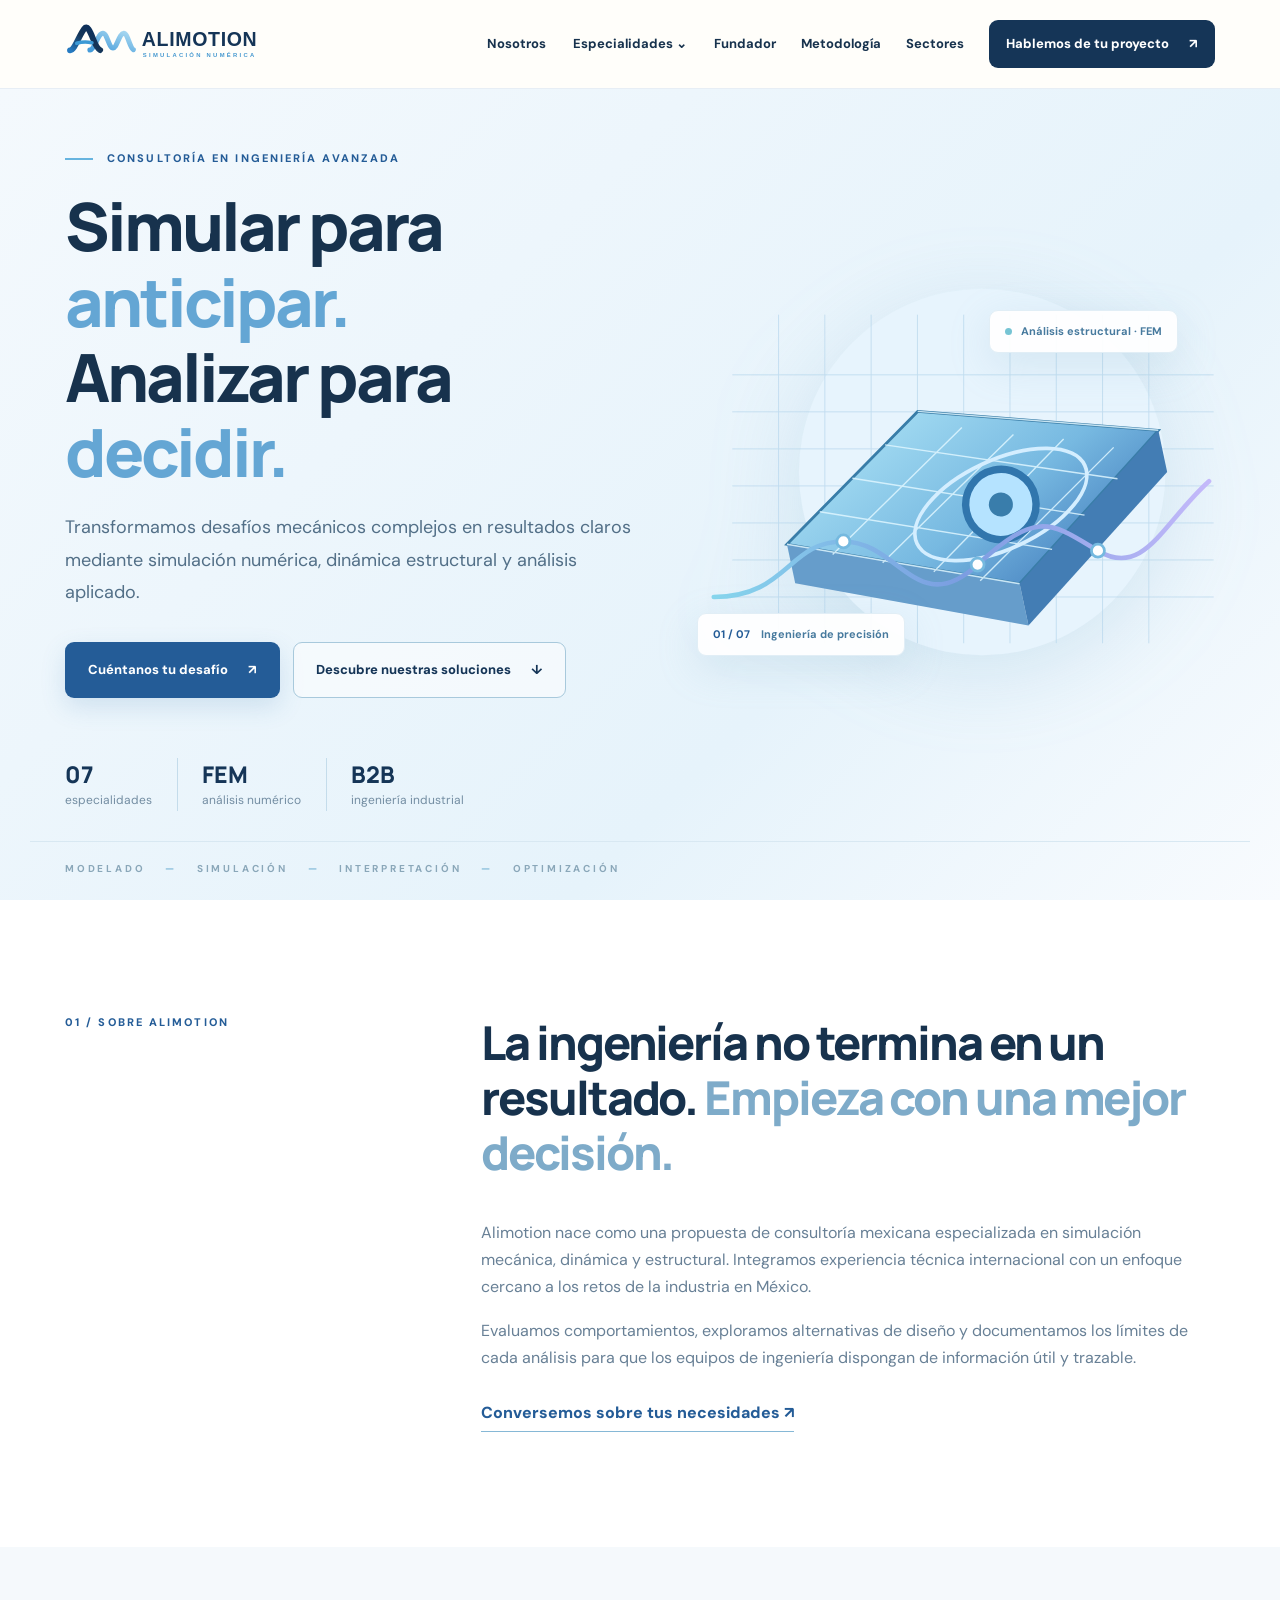
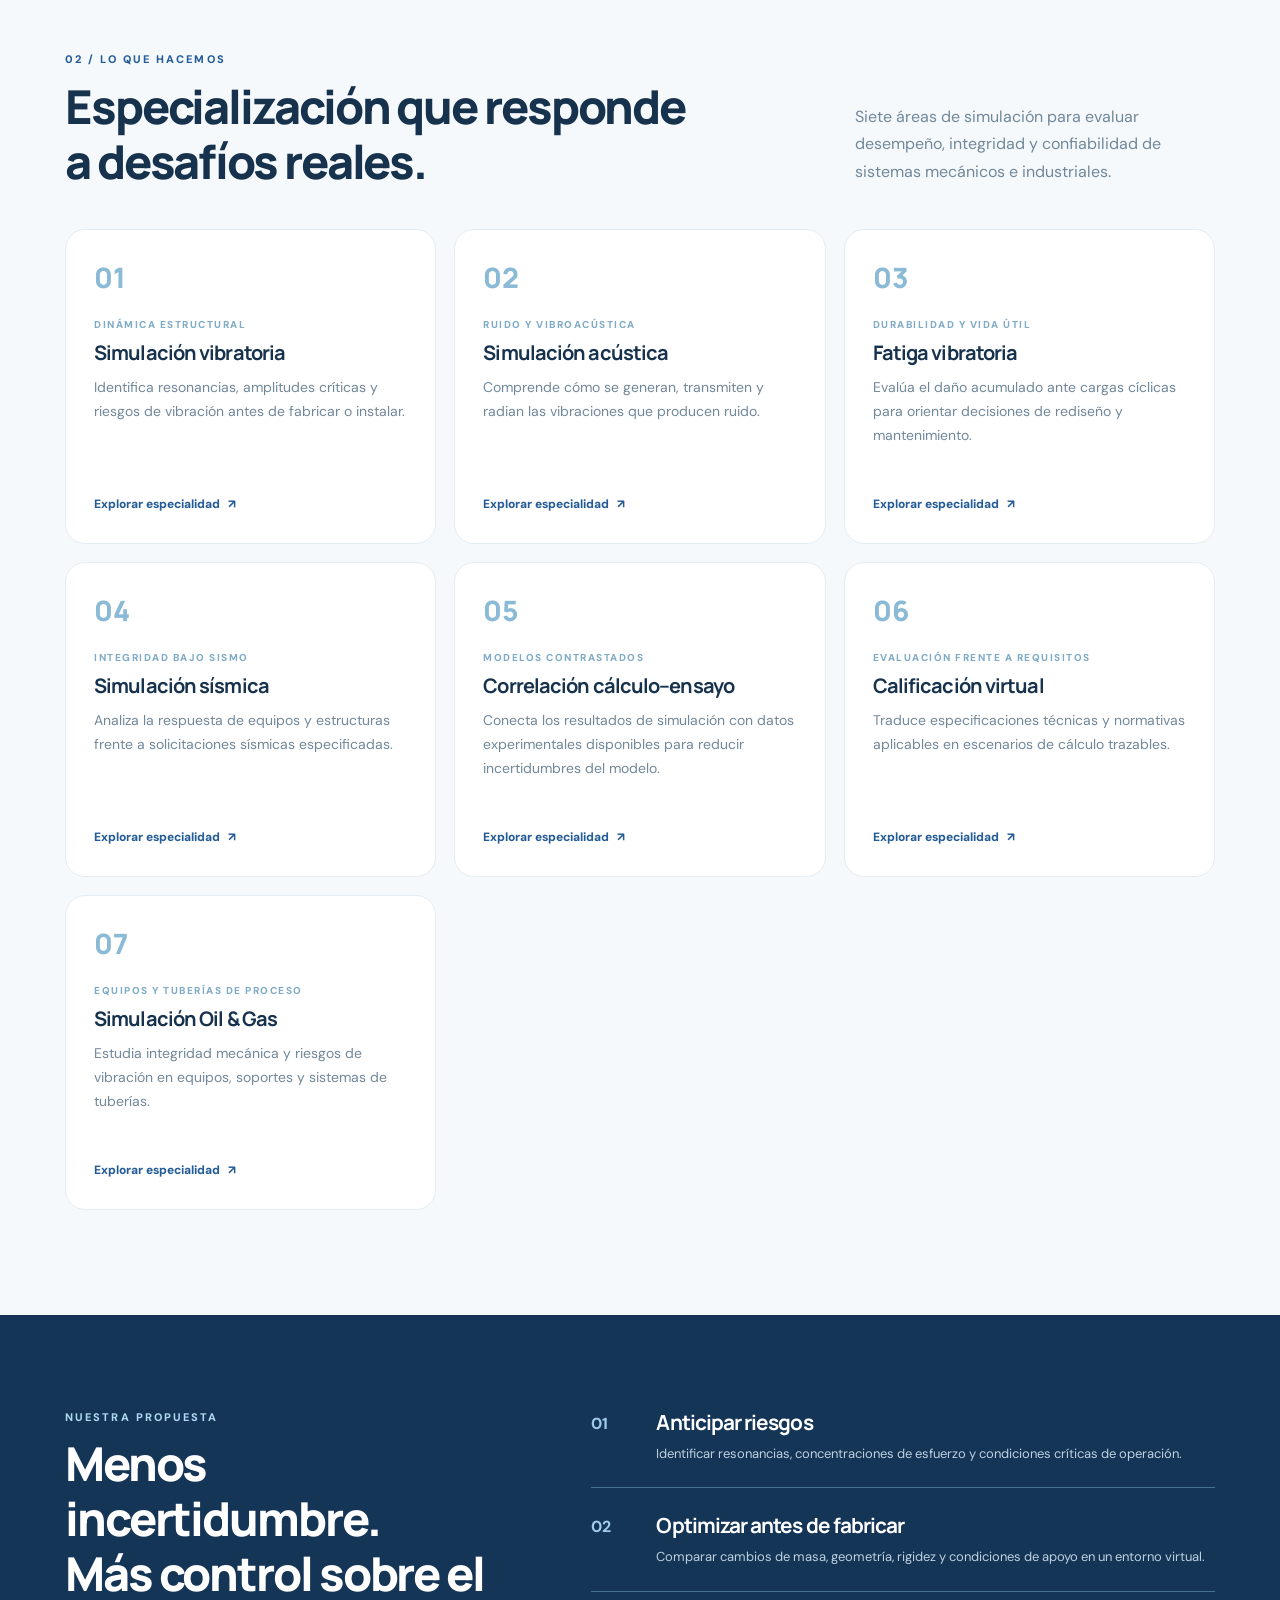
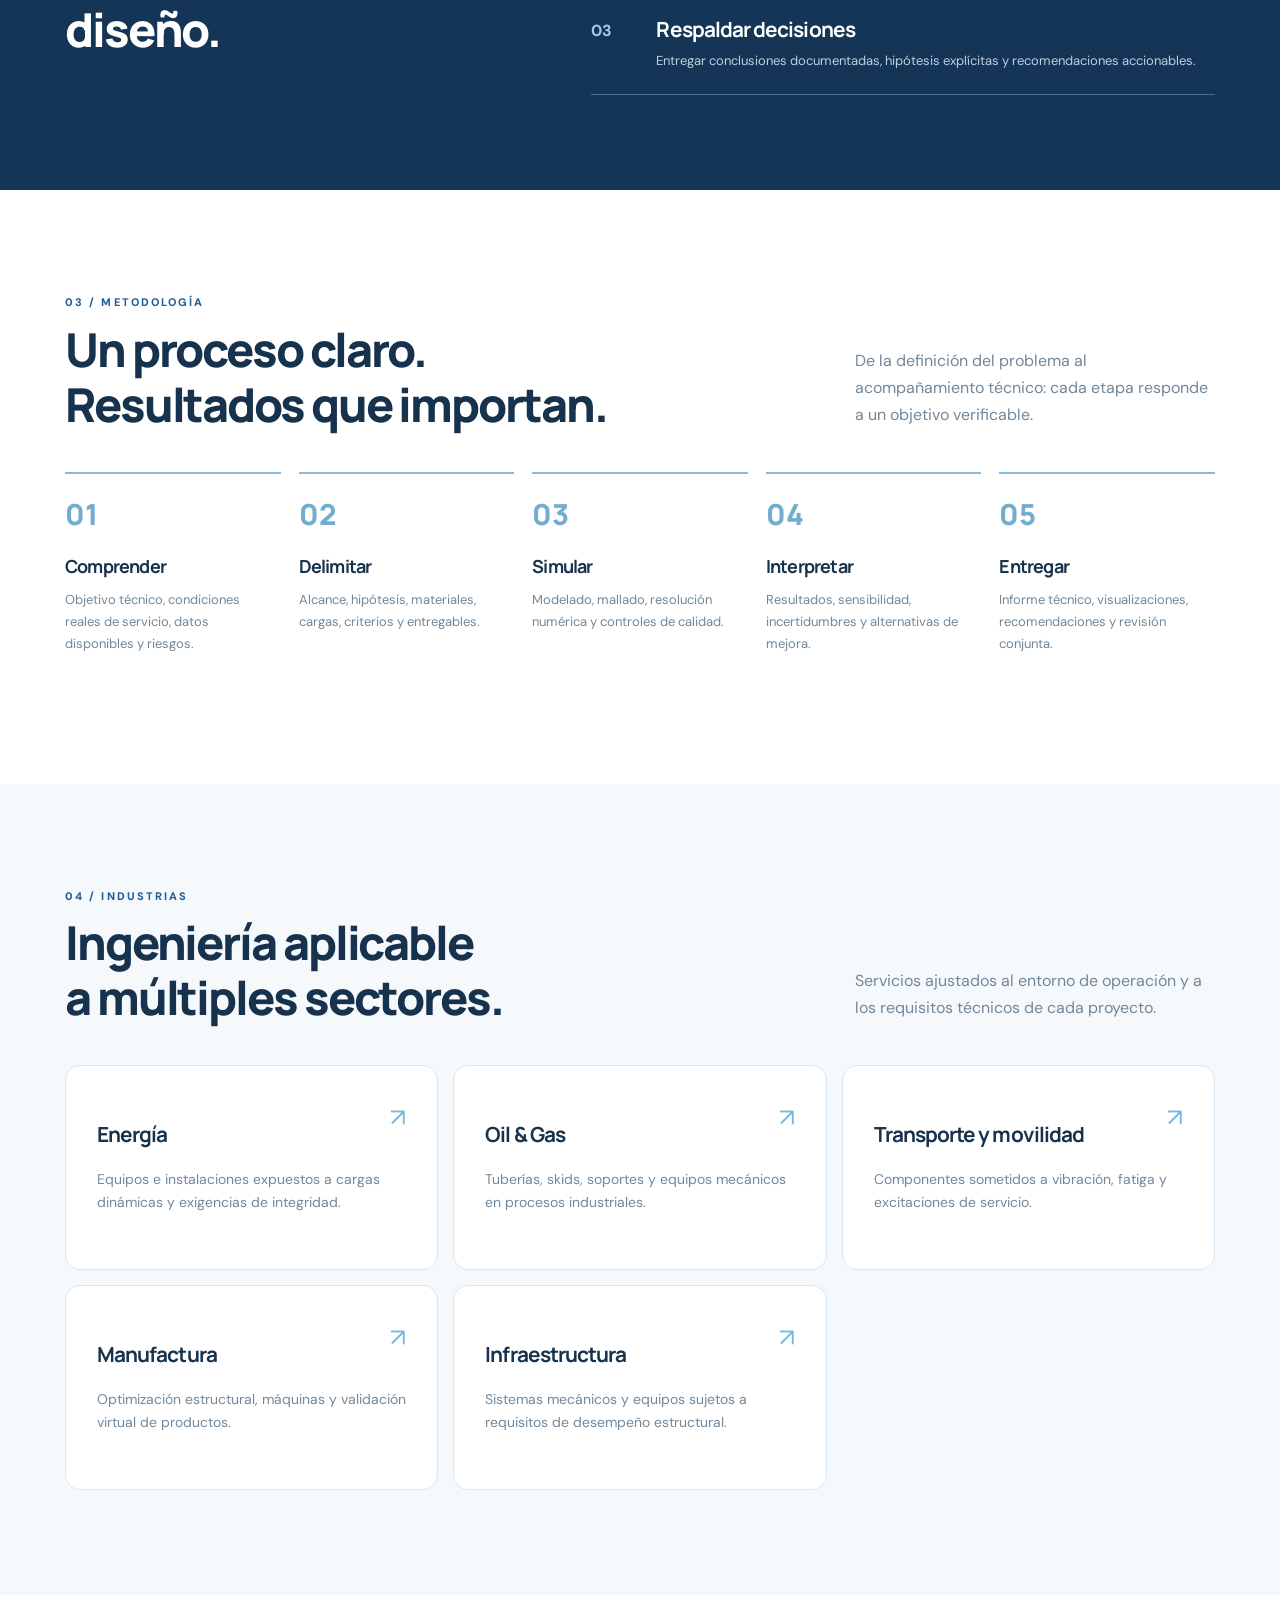
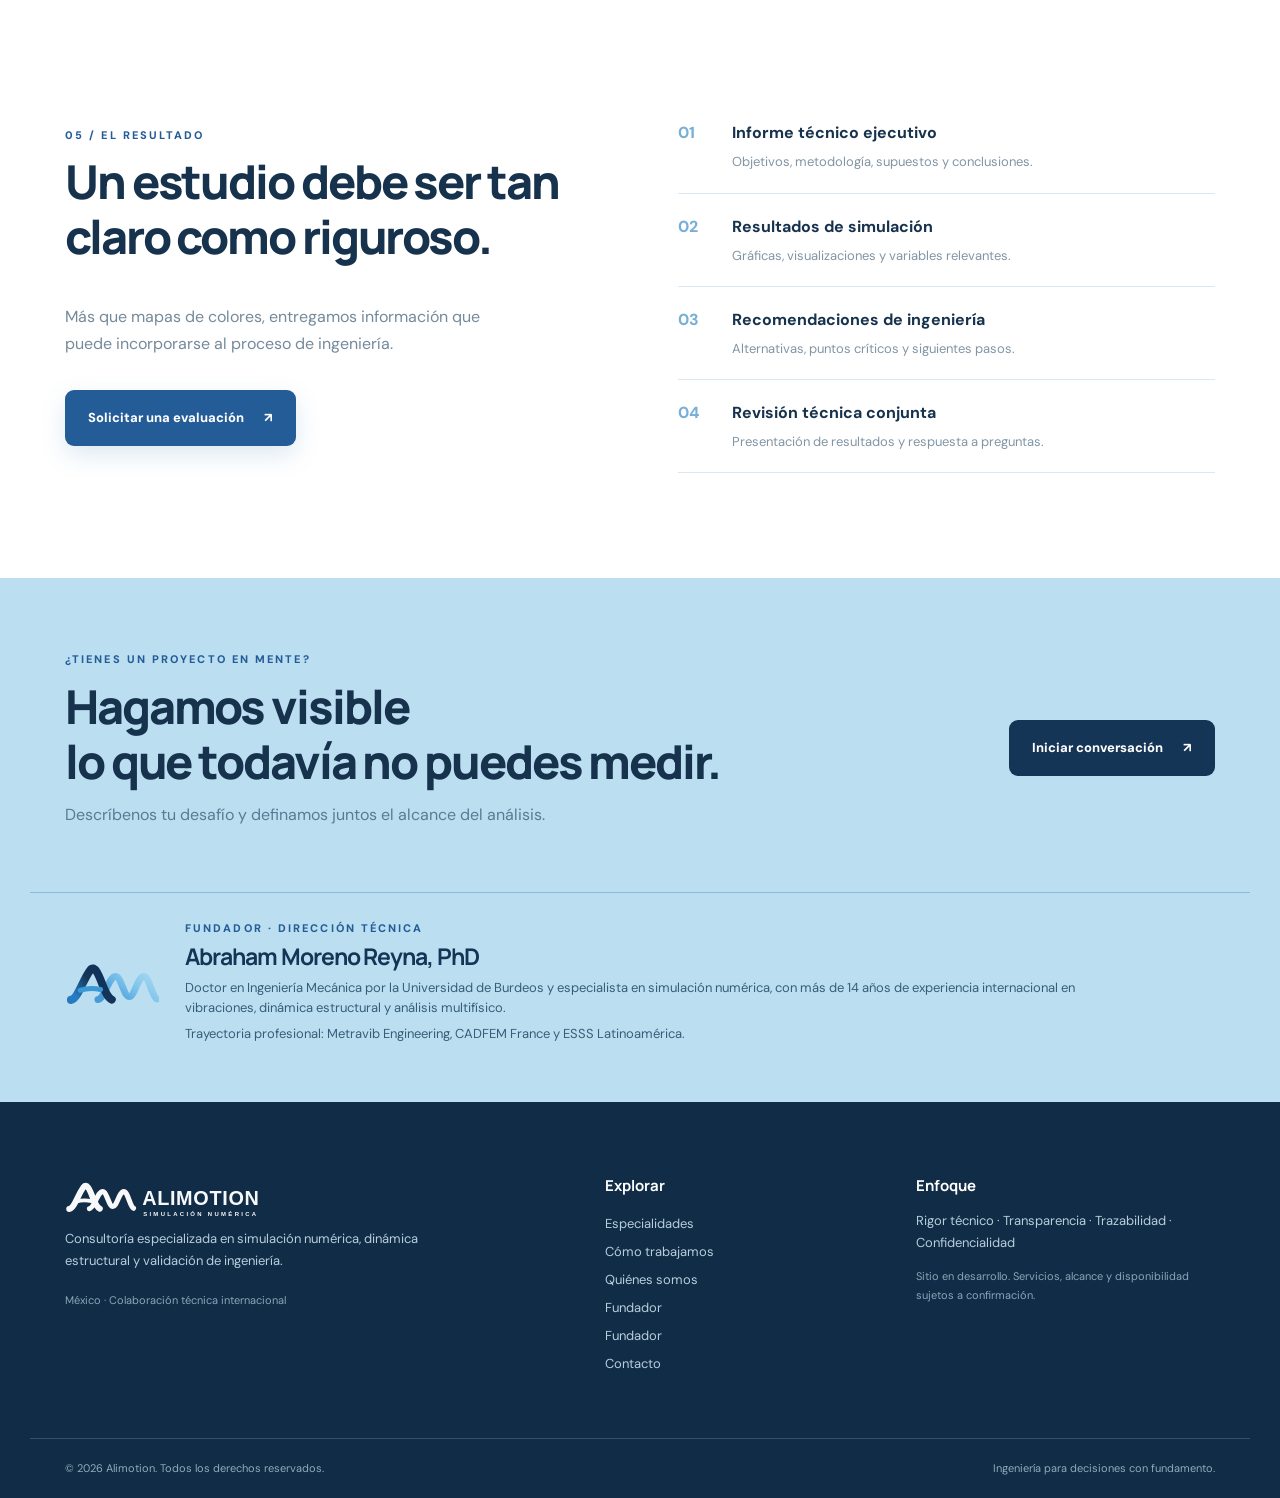
<file: index.html>
<!DOCTYPE html>

<html lang="es"><head><meta charset="utf-8"/><meta content="width=device-width,initial-scale=1" name="viewport"/><meta content="#edf6fb" name="theme-color"/><meta content="Alimotion" name="author"/><link href="assets/favicon.svg" rel="icon" type="image/svg+xml"/><link href="assets/style.css" rel="stylesheet"/><title>Simulación numérica e ingeniería avanzada | Alimotion</title><meta content="Consultoría especializada en simulación vibratoria, acústica, fatiga, sismos, correlación cálculo-ensayo, calificación virtual y Oil &amp; Gas." name="description"/></head><body><a class="skip" href="#main">Saltar al contenido</a><header class="site-header"><div class="shell nav-wrap"><a aria-label="Alimotion, inicio" class="brand" href="index.html"><img alt="Alimotion · Simulación numérica" class="brand-full-logo" height="55" src="assets/alimotion-logo-horizontal.svg" width="250"/></a><button aria-controls="main-nav" aria-expanded="false" aria-label="Abrir menú" class="menu-toggle"><span></span><span></span><span></span></button><nav aria-label="Navegación principal" class="main-nav" id="main-nav"><a href="index.html#nosotros">Nosotros</a><div class="nav-dropdown"><button aria-expanded="false" class="nav-drop-button" type="button">Especialidades <span aria-hidden="true">⌄</span></button><div class="dropdown-panel"><a href="simulation-vibratoire.html">Simulación vibratoria</a><a href="simulation-acoustique.html">Simulación acústica</a><a href="fatigue-vibratoire.html">Fatiga vibratoria</a><a href="simulation-sismique.html">Simulación sísmica</a><a href="correlation-calcul-essai.html">Correlación cálculo–ensayo</a><a href="qualification-virtuelle.html">Calificación virtual</a><a href="simulation-oil-gas.html">Simulación Oil &amp; Gas</a></div></div><a href="index.html#fundador">Fundador</a><a href="index.html#metodologia">Metodología</a><a href="index.html#sectores">Sectores</a><a class="nav-cta" href="contacto.html">Hablemos de tu proyecto <span>↗</span></a></nav></div></header><main id="main"><section class="hero"><div class="shell hero-grid"><div class="hero-copy"><p class="eyebrow"><span class="eyebrow-line"></span> CONSULTORÍA EN INGENIERÍA AVANZADA</p><h1>Simular para <em>anticipar.</em><br/>Analizar para <em>decidir.</em></h1><p class="hero-lede">Transformamos desafíos mecánicos complejos en resultados claros mediante simulación numérica, dinámica estructural y análisis aplicado.</p><div class="hero-actions"><a class="btn btn-primary" href="contacto.html">Cuéntanos tu desafío <span>↗</span></a><a class="btn btn-outline" href="#especialidades">Descubre nuestras soluciones <span>↓</span></a></div><div class="hero-proof"><span><b>07</b> especialidades</span><span><b>FEM</b> análisis numérico</span><span><b>B2B</b> ingeniería industrial</span></div></div><div aria-label="Ilustración abstracta de análisis por elementos finitos" class="hero-art" role="img"><svg viewbox="0 0 600 450" xmlns="http://www.w3.org/2000/svg"><defs><lineargradient id="steel" x1="0" x2="1" y1="0" y2="1"><stop stop-color="#b3e8f8"></stop><stop offset=".55" stop-color="#77b9e1"></stop><stop offset="1" stop-color="#366eb4"></stop></lineargradient><lineargradient id="spectrum" x1="0" x2="1" y1="0" y2="0"><stop stop-color="#87d6ed"></stop><stop offset=".5" stop-color="#7b9de1"></stop><stop offset="1" stop-color="#c4b9fa"></stop></lineargradient></defs><circle cx="320" cy="215" fill="#e7f4fd" r="198"></circle><g opacity=".7" stroke="#b2d4eb" stroke-width="1"><path d="M50 350H570M50 310H570M50 270H570M50 230H570M50 190H570M50 150H570M50 110H570"></path><path d="M100 45V400M150 45V400M200 45V400M250 45V400M300 45V400M350 45V400M400 45V400M450 45V400M500 45V400"></path></g><g transform="translate(65 85) rotate(-12 230 145)"><path d="M35 168L203 57 453 131 272 262Z" fill="url(#steel)" stroke="#397da8" stroke-width="3"></path><path d="M35 168V211L272 308V262Z" fill="#669dcb"></path><path d="M272 262V308L453 177V131Z" fill="#437db4"></path><path d="M35 168L272 262M77 141L314 233M119 113L356 204M161 85L399 173M203 57L453 131M81 189L246 84M132 209L299 103M184 230L351 119M231 250L402 139" opacity=".85" stroke="#dff6ff" stroke-width="1.5"></path><ellipse cx="270" cy="174" fill="none" rx="100" ry="48" stroke="#d4eeff" stroke-width="4" transform="rotate(-13 270 174)"></ellipse><circle cx="270" cy="174" fill="#b5e3ff" r="38" stroke="#3176ad" stroke-width="8"></circle><circle cx="270" cy="174" fill="#397dab" r="13"></circle></g><path d="M30 350C110 350 110 290 170 290S250 375 315 315 395 270 445 300 515 270 565 225" fill="none" stroke="url(#spectrum)" stroke-linecap="round" stroke-width="5"></path><g fill="#fff" stroke="#75b9df" stroke-width="3"><circle cx="170" cy="290" r="7"></circle><circle cx="315" cy="315" r="7"></circle><circle cx="445" cy="300" r="7"></circle></g></svg><div class="art-tag art-tag-top"><span class="pulse-dot"></span> Análisis estructural · FEM</div><div class="art-tag art-tag-bottom"><strong>01 / 07</strong><span> Ingeniería de precisión</span></div></div></div><div class="shell hero-caption">MODELADO <span>—</span> SIMULACIÓN <span>—</span> INTERPRETACIÓN <span>—</span> OPTIMIZACIÓN</div></section>
<section class="statement" id="nosotros"><div class="shell split-intro"><p class="eyebrow">01 / SOBRE ALIMOTION</p><div><h2>La ingeniería no termina en un resultado. <span>Empieza con una mejor decisión.</span></h2><p>Alimotion nace como una propuesta de consultoría mexicana especializada en simulación mecánica, dinámica y estructural. Integramos experiencia técnica internacional con un enfoque cercano a los retos de la industria en México.</p><p>Evaluamos comportamientos, exploramos alternativas de diseño y documentamos los límites de cada análisis para que los equipos de ingeniería dispongan de información útil y trazable.</p><a class="text-link" href="contacto.html">Conversemos sobre tus necesidades ↗</a></div></div></section>
<section class="section services-section" id="especialidades"><div class="shell"><div class="section-heading"><div><p class="eyebrow">02 / LO QUE HACEMOS</p><h2>Especialización que responde<br/> a desafíos reales.</h2></div><p>Siete áreas de simulación para evaluar desempeño, integridad y confiabilidad de sistemas mecánicos e industriales.</p></div><div class="services-grid"><a class="service-card" href="simulation-vibratoire.html"><span class="service-num">01</span><span class="service-label">Dinámica estructural</span><h3>Simulación vibratoria</h3><p>Identifica resonancias, amplitudes críticas y riesgos de vibración antes de fabricar o instalar.</p><span class="service-link">Explorar especialidad <span aria-hidden="true">↗</span></span></a><a class="service-card" href="simulation-acoustique.html"><span class="service-num">02</span><span class="service-label">Ruido y vibroacústica</span><h3>Simulación acústica</h3><p>Comprende cómo se generan, transmiten y radian las vibraciones que producen ruido.</p><span class="service-link">Explorar especialidad <span aria-hidden="true">↗</span></span></a><a class="service-card" href="fatigue-vibratoire.html"><span class="service-num">03</span><span class="service-label">Durabilidad y vida útil</span><h3>Fatiga vibratoria</h3><p>Evalúa el daño acumulado ante cargas cíclicas para orientar decisiones de rediseño y mantenimiento.</p><span class="service-link">Explorar especialidad <span aria-hidden="true">↗</span></span></a><a class="service-card" href="simulation-sismique.html"><span class="service-num">04</span><span class="service-label">Integridad bajo sismo</span><h3>Simulación sísmica</h3><p>Analiza la respuesta de equipos y estructuras frente a solicitaciones sísmicas especificadas.</p><span class="service-link">Explorar especialidad <span aria-hidden="true">↗</span></span></a><a class="service-card" href="correlation-calcul-essai.html"><span class="service-num">05</span><span class="service-label">Modelos contrastados</span><h3>Correlación cálculo–ensayo</h3><p>Conecta los resultados de simulación con datos experimentales disponibles para reducir incertidumbres del modelo.</p><span class="service-link">Explorar especialidad <span aria-hidden="true">↗</span></span></a><a class="service-card" href="qualification-virtuelle.html"><span class="service-num">06</span><span class="service-label">Evaluación frente a requisitos</span><h3>Calificación virtual</h3><p>Traduce especificaciones técnicas y normativas aplicables en escenarios de cálculo trazables.</p><span class="service-link">Explorar especialidad <span aria-hidden="true">↗</span></span></a><a class="service-card" href="simulation-oil-gas.html"><span class="service-num">07</span><span class="service-label">Equipos y tuberías de proceso</span><h3>Simulación Oil &amp; Gas</h3><p>Estudia integridad mecánica y riesgos de vibración en equipos, soportes y sistemas de tuberías.</p><span class="service-link">Explorar especialidad <span aria-hidden="true">↗</span></span></a></div></div></section>
<section class="feature-band"><div class="shell feature-grid"><div><p class="eyebrow">NUESTRA PROPUESTA</p><h2>Menos incertidumbre.<br/>Más control sobre el diseño.</h2></div><div class="feature-items"><div><strong>01</strong><h3>Anticipar riesgos</h3><p>Identificar resonancias, concentraciones de esfuerzo y condiciones críticas de operación.</p></div><div><strong>02</strong><h3>Optimizar antes de fabricar</h3><p>Comparar cambios de masa, geometría, rigidez y condiciones de apoyo en un entorno virtual.</p></div><div><strong>03</strong><h3>Respaldar decisiones</h3><p>Entregar conclusiones documentadas, hipótesis explícitas y recomendaciones accionables.</p></div></div></div></section>
<section class="section process" id="metodologia"><div class="shell"><div class="section-heading"><div><p class="eyebrow">03 / METODOLOGÍA</p><h2>Un proceso claro.<br/>Resultados que importan.</h2></div><p>De la definición del problema al acompañamiento técnico: cada etapa responde a un objetivo verificable.</p></div><div class="steps"><div><b>01</b><h3>Comprender</h3><p>Objetivo técnico, condiciones reales de servicio, datos disponibles y riesgos.</p></div><div><b>02</b><h3>Delimitar</h3><p>Alcance, hipótesis, materiales, cargas, criterios y entregables.</p></div><div><b>03</b><h3>Simular</h3><p>Modelado, mallado, resolución numérica y controles de calidad.</p></div><div><b>04</b><h3>Interpretar</h3><p>Resultados, sensibilidad, incertidumbres y alternativas de mejora.</p></div><div><b>05</b><h3>Entregar</h3><p>Informe técnico, visualizaciones, recomendaciones y revisión conjunta.</p></div></div></div></section>
<section class="section sectors" id="sectores"><div class="shell"><div class="section-heading"><div><p class="eyebrow">04 / INDUSTRIAS</p><h2>Ingeniería aplicable<br/> a múltiples sectores.</h2></div><p>Servicios ajustados al entorno de operación y a los requisitos técnicos de cada proyecto.</p></div><div class="sector-grid"><div><span>↗</span><h3>Energía</h3><p>Equipos e instalaciones expuestos a cargas dinámicas y exigencias de integridad.</p></div><div><span>↗</span><h3>Oil &amp; Gas</h3><p>Tuberías, skids, soportes y equipos mecánicos en procesos industriales.</p></div><div><span>↗</span><h3>Transporte y movilidad</h3><p>Componentes sometidos a vibración, fatiga y excitaciones de servicio.</p></div><div><span>↗</span><h3>Manufactura</h3><p>Optimización estructural, máquinas y validación virtual de productos.</p></div><div><span>↗</span><h3>Infraestructura</h3><p>Sistemas mecánicos y equipos sujetos a requisitos de desempeño estructural.</p></div></div></div></section>
<section class="section deliverables"><div class="shell deliver-grid"><div><p class="eyebrow">05 / EL RESULTADO</p><h2>Un estudio debe ser tan claro como riguroso.</h2><p>Más que mapas de colores, entregamos información que puede incorporarse al proceso de ingeniería.</p><a class="btn btn-primary" href="contacto.html">Solicitar una evaluación <span>↗</span></a></div><div class="deliver-list"><div><span>01</span><strong>Informe técnico ejecutivo</strong><p>Objetivos, metodología, supuestos y conclusiones.</p></div><div><span>02</span><strong>Resultados de simulación</strong><p>Gráficas, visualizaciones y variables relevantes.</p></div><div><span>03</span><strong>Recomendaciones de ingeniería</strong><p>Alternativas, puntos críticos y siguientes pasos.</p></div><div><span>04</span><strong>Revisión técnica conjunta</strong><p>Presentación de resultados y respuesta a preguntas.</p></div></div></div></section>
<section class="cta"><div class="shell cta-inside"><div><p class="eyebrow">¿TIENES UN PROYECTO EN MENTE?</p><h2>Hagamos visible<br/> lo que todavía no puedes medir.</h2><p>Descríbenos tu desafío y definamos juntos el alcance del análisis.</p></div><a class="btn btn-dark" href="contacto.html">Iniciar conversación <span>↗</span></a></div><div class="shell founder-mini" id="fundador"><div class="founder-mini-mark"><img alt="Monograma AM de Alimotion" height="78" loading="lazy" src="assets/alimotion-am.svg" width="92"/></div><div class="founder-mini-copy"><p class="eyebrow">FUNDADOR · DIRECCIÓN TÉCNICA</p><h3>Abraham Moreno Reyna, PhD</h3><p>Doctor en Ingeniería Mecánica por la Universidad de Burdeos y especialista en simulación numérica, con más de 14 años de experiencia internacional en vibraciones, dinámica estructural y análisis multifísico.</p><p class="founder-mini-details">Trayectoria profesional: Metravib Engineering, CADFEM France y ESSS Latinoamérica.</p></div></div></section></main><footer class="footer"><div class="shell footer-grid"><div><a class="footer-logo" href="index.html"><img alt="Alimotion · Simulación numérica" class="footer-full-logo" height="50" src="assets/alimotion-logo-horizontal.svg" width="240"/></a><p>Consultoría especializada en simulación numérica, dinámica estructural y validación de ingeniería.</p><span class="footer-small">México · Colaboración técnica internacional</span></div><div><h3>Explorar</h3><a href="index.html#especialidades">Especialidades</a><a href="index.html#metodologia">Cómo trabajamos</a><a href="index.html#nosotros">Quiénes somos</a><a href="index.html#fundador">Fundador</a><a href="index.html#fundador">Fundador</a><a href="contacto.html">Contacto</a></div><div><h3>Enfoque</h3><p>Rigor técnico · Transparencia · Trazabilidad · Confidencialidad</p><p class="footer-small">Sitio en desarrollo. Servicios, alcance y disponibilidad sujetos a confirmación.</p></div></div><div class="shell legal"><span>© <span id="year"></span> Alimotion. Todos los derechos reservados.</span><span>Ingeniería para decisiones con fundamento.</span></div></footer><script defer="" src="assets/app.js"></script></body></html>
</file>
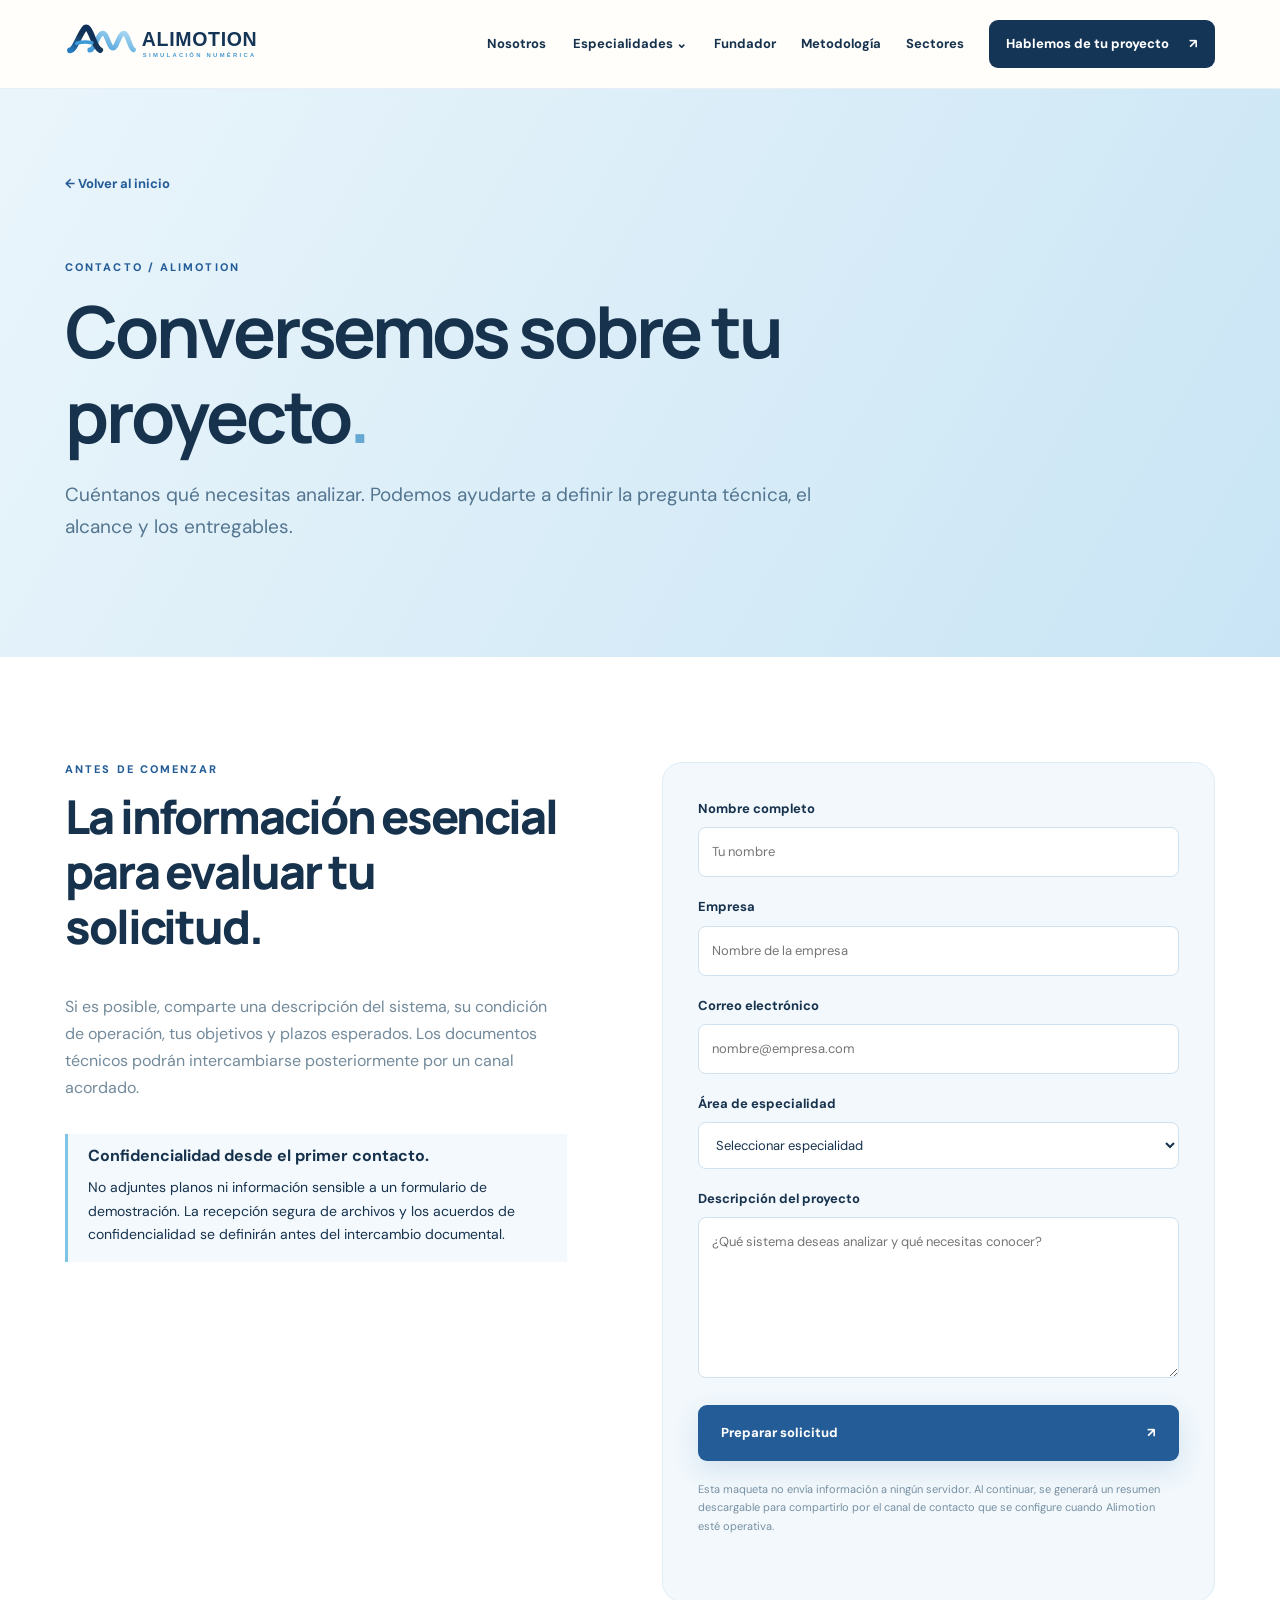
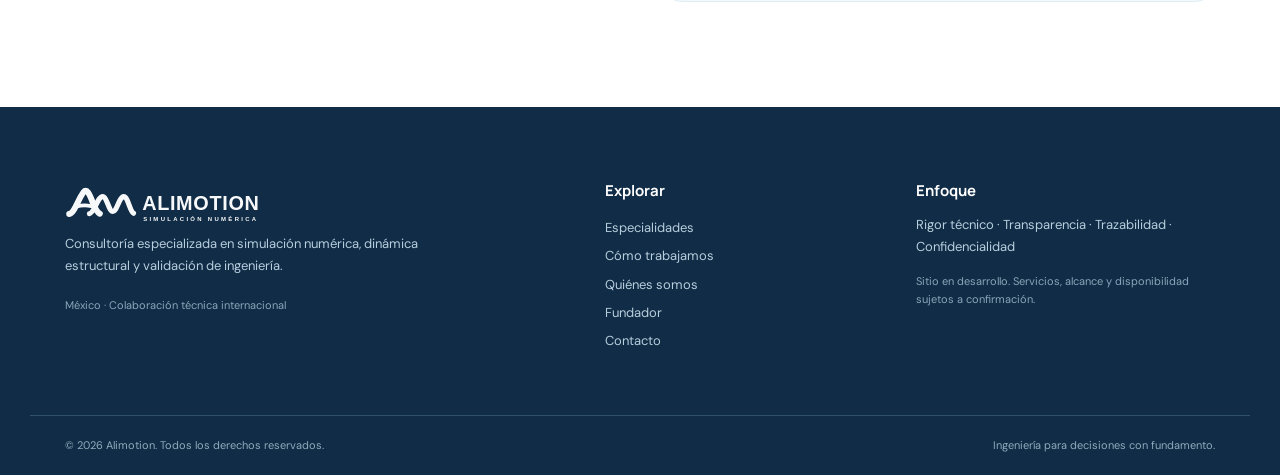
<file: contacto.html>
<!DOCTYPE html>

<html lang="es"><head><meta charset="utf-8"/><meta content="width=device-width,initial-scale=1" name="viewport"/><meta content="#edf6fb" name="theme-color"/><meta content="Alimotion" name="author"/><link href="assets/favicon.svg" rel="icon" type="image/svg+xml"/><link href="assets/style.css" rel="stylesheet"/><title>Contacto y solicitud de estudio | Alimotion</title><meta content="Describe tu proyecto de simulación numérica y prepara una solicitud de estudio con Alimotion." name="description"/></head><body><a class="skip" href="#main">Saltar al contenido</a><header class="site-header"><div class="shell nav-wrap"><a aria-label="Alimotion, inicio" class="brand" href="index.html"><img alt="Alimotion · Simulación numérica" class="brand-full-logo" height="55" src="assets/alimotion-logo-horizontal.svg" width="250"/></a><button aria-controls="main-nav" aria-expanded="false" aria-label="Abrir menú" class="menu-toggle"><span></span><span></span><span></span></button><nav aria-label="Navegación principal" class="main-nav" id="main-nav"><a href="index.html#nosotros">Nosotros</a><div class="nav-dropdown"><button aria-expanded="false" class="nav-drop-button" type="button">Especialidades <span aria-hidden="true">⌄</span></button><div class="dropdown-panel"><a href="simulation-vibratoire.html">Simulación vibratoria</a><a href="simulation-acoustique.html">Simulación acústica</a><a href="fatigue-vibratoire.html">Fatiga vibratoria</a><a href="simulation-sismique.html">Simulación sísmica</a><a href="correlation-calcul-essai.html">Correlación cálculo–ensayo</a><a href="qualification-virtuelle.html">Calificación virtual</a><a href="simulation-oil-gas.html">Simulación Oil &amp; Gas</a></div></div><a href="index.html#fundador">Fundador</a><a href="index.html#metodologia">Metodología</a><a href="index.html#sectores">Sectores</a><a class="nav-cta" href="contacto.html">Hablemos de tu proyecto <span>↗</span></a></nav></div></header><main id="main"><section class="detail-hero"><div class="shell"><a class="back" href="index.html">← Volver al inicio</a><p class="eyebrow">CONTACTO / ALIMOTION</p><h1>Conversemos sobre tu proyecto<span>.</span></h1><p>Cuéntanos qué necesitas analizar. Podemos ayudarte a definir la pregunta técnica, el alcance y los entregables.</p></div></section><section class="section"><div class="shell contact-grid"><div><p class="eyebrow">ANTES DE COMENZAR</p><h2>La información esencial para evaluar tu solicitud.</h2><p>Si es posible, comparte una descripción del sistema, su condición de operación, tus objetivos y plazos esperados. Los documentos técnicos podrán intercambiarse posteriormente por un canal acordado.</p><div class="callout"><strong>Confidencialidad desde el primer contacto.</strong><p>No adjuntes planos ni información sensible a un formulario de demostración. La recepción segura de archivos y los acuerdos de confidencialidad se definirán antes del intercambio documental.</p></div></div><form class="contact-form" id="brief-form"><label>Nombre completo <input autocomplete="name" name="nombre" placeholder="Tu nombre" required=""/></label><label>Empresa <input name="empresa" placeholder="Nombre de la empresa"/></label><label>Correo electrónico <input autocomplete="email" name="correo" placeholder="nombre@empresa.com" required="" type="email"/></label><label>Área de especialidad <select name="servicio"><option value="">Seleccionar especialidad</option><option value="simulation-vibratoire">Simulación vibratoria</option><option value="simulation-acoustique">Simulación acústica</option><option value="fatigue-vibratoire">Fatiga vibratoria</option><option value="simulation-sismique">Simulación sísmica</option><option value="correlation-calcul-essai">Correlación cálculo–ensayo</option><option value="qualification-virtuelle">Calificación virtual</option><option value="simulation-oil-gas">Simulación Oil &amp; Gas</option></select></label><label>Descripción del proyecto <textarea name="descripcion" placeholder="¿Qué sistema deseas analizar y qué necesitas conocer?" required="" rows="6"></textarea></label><button class="btn btn-primary" type="submit">Preparar solicitud <span>↗</span></button><p class="form-note">Esta maqueta no envía información a ningún servidor. Al continuar, se generará un resumen descargable para compartirlo por el canal de contacto que se configure cuando Alimotion esté operativa.</p><div aria-live="polite" class="form-status" role="status"></div></form></div></section></main><footer class="footer"><div class="shell footer-grid"><div><a class="footer-logo" href="index.html"><img alt="Alimotion · Simulación numérica" class="footer-full-logo" height="50" src="assets/alimotion-logo-horizontal.svg" width="240"/></a><p>Consultoría especializada en simulación numérica, dinámica estructural y validación de ingeniería.</p><span class="footer-small">México · Colaboración técnica internacional</span></div><div><h3>Explorar</h3><a href="index.html#especialidades">Especialidades</a><a href="index.html#metodologia">Cómo trabajamos</a><a href="index.html#nosotros">Quiénes somos</a><a href="index.html#fundador">Fundador</a><a href="contacto.html">Contacto</a></div><div><h3>Enfoque</h3><p>Rigor técnico · Transparencia · Trazabilidad · Confidencialidad</p><p class="footer-small">Sitio en desarrollo. Servicios, alcance y disponibilidad sujetos a confirmación.</p></div></div><div class="shell legal"><span>© <span id="year"></span> Alimotion. Todos los derechos reservados.</span><span>Ingeniería para decisiones con fundamento.</span></div></footer><script defer="" src="assets/app.js"></script></body></html>
</file>
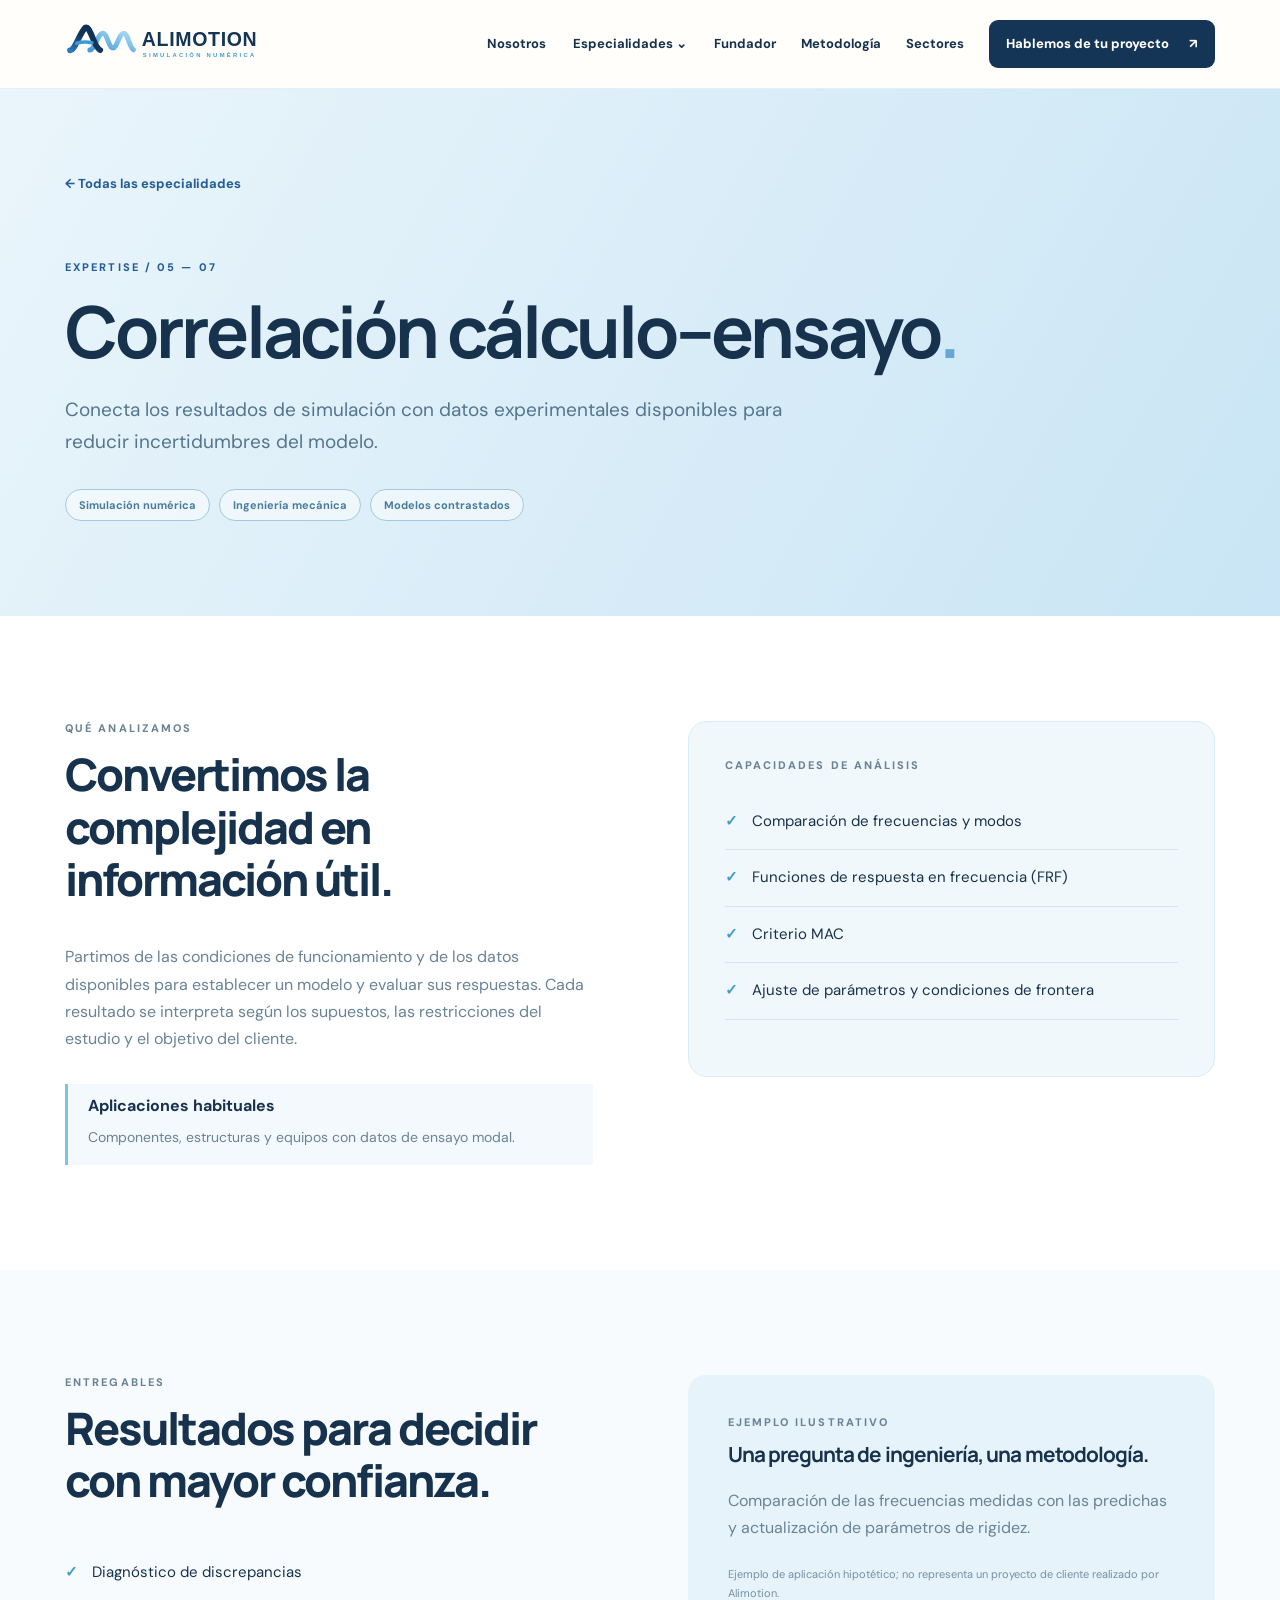
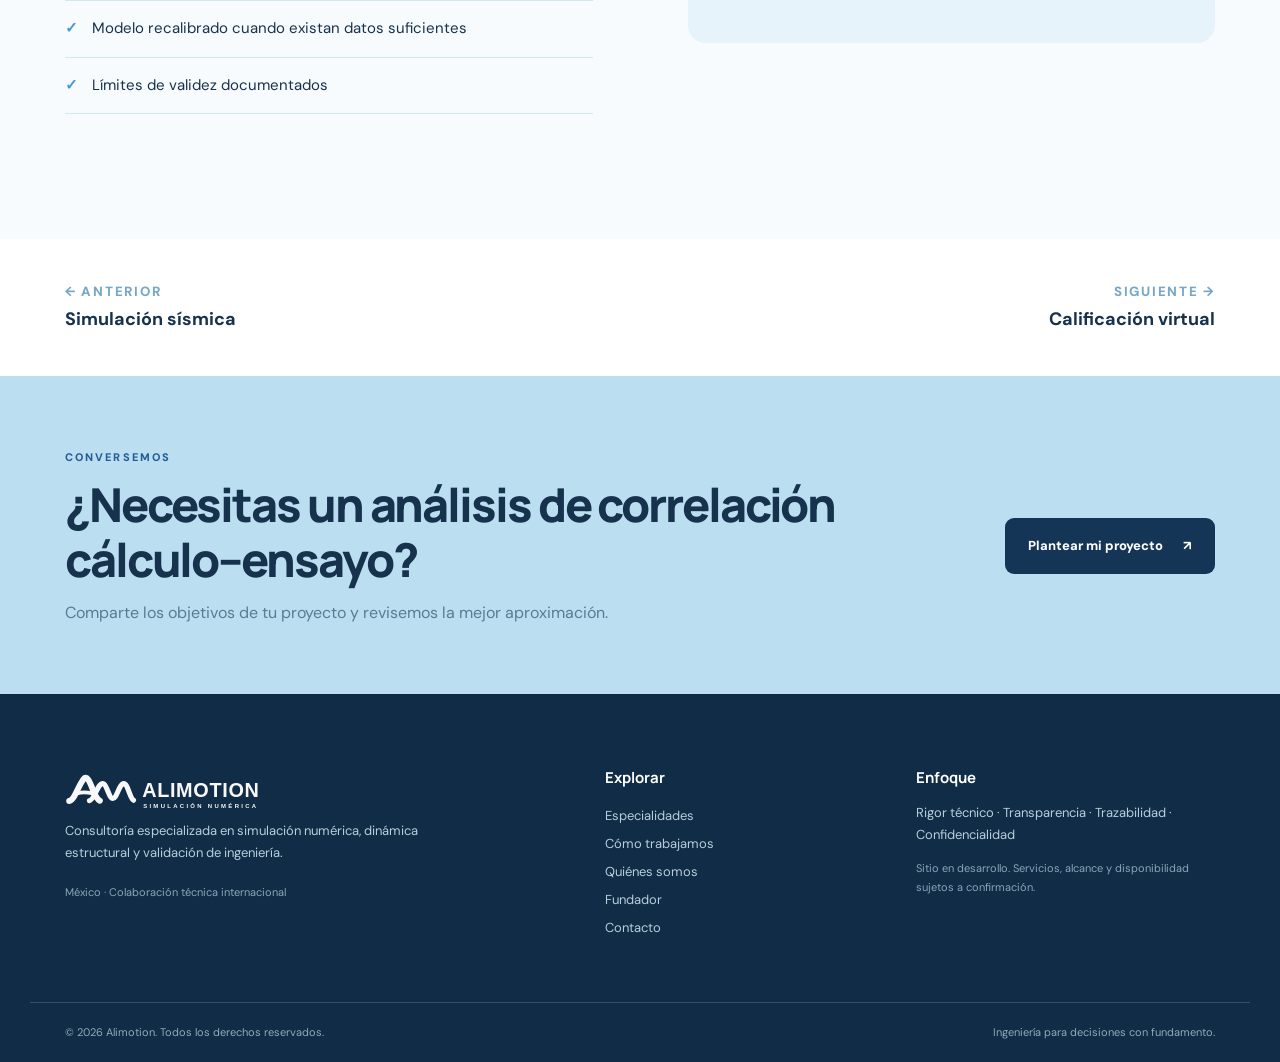
<file: correlation-calcul-essai.html>
<!DOCTYPE html>

<html lang="es"><head><meta charset="utf-8"/><meta content="width=device-width,initial-scale=1" name="viewport"/><meta content="#edf6fb" name="theme-color"/><meta content="Alimotion" name="author"/><link href="assets/favicon.svg" rel="icon" type="image/svg+xml"/><link href="assets/style.css" rel="stylesheet"/><title>Correlación cálculo–ensayo | Alimotion</title><meta content="Conecta los resultados de simulación con datos experimentales disponibles para reducir incertidumbres del modelo." name="description"/></head><body><a class="skip" href="#main">Saltar al contenido</a><header class="site-header"><div class="shell nav-wrap"><a aria-label="Alimotion, inicio" class="brand" href="index.html"><img alt="Alimotion · Simulación numérica" class="brand-full-logo" height="55" src="assets/alimotion-logo-horizontal.svg" width="250"/></a><button aria-controls="main-nav" aria-expanded="false" aria-label="Abrir menú" class="menu-toggle"><span></span><span></span><span></span></button><nav aria-label="Navegación principal" class="main-nav" id="main-nav"><a href="index.html#nosotros">Nosotros</a><div class="nav-dropdown"><button aria-expanded="false" class="nav-drop-button" type="button">Especialidades <span aria-hidden="true">⌄</span></button><div class="dropdown-panel"><a href="simulation-vibratoire.html">Simulación vibratoria</a><a href="simulation-acoustique.html">Simulación acústica</a><a href="fatigue-vibratoire.html">Fatiga vibratoria</a><a href="simulation-sismique.html">Simulación sísmica</a><a href="correlation-calcul-essai.html">Correlación cálculo–ensayo</a><a href="qualification-virtuelle.html">Calificación virtual</a><a href="simulation-oil-gas.html">Simulación Oil &amp; Gas</a></div></div><a href="index.html#fundador">Fundador</a><a href="index.html#metodologia">Metodología</a><a href="index.html#sectores">Sectores</a><a class="nav-cta" href="contacto.html">Hablemos de tu proyecto <span>↗</span></a></nav></div></header><main id="main"><section class="detail-hero"><div class="shell"><a class="back" href="index.html#especialidades">← Todas las especialidades</a><p class="eyebrow">EXPERTISE / 05 — 07</p><h1>Correlación cálculo–ensayo<span>.</span></h1><p>Conecta los resultados de simulación con datos experimentales disponibles para reducir incertidumbres del modelo.</p><div class="detail-pills"><span>Simulación numérica</span><span>Ingeniería mecánica</span><span>Modelos contrastados</span></div></div></section><section class="section detail-content"><div class="shell detail-grid"><div><p class="eyebrow">QUÉ ANALIZAMOS</p><h2>Convertimos la complejidad en información útil.</h2><p>Partimos de las condiciones de funcionamiento y de los datos disponibles para establecer un modelo y evaluar sus respuestas. Cada resultado se interpreta según los supuestos, las restricciones del estudio y el objetivo del cliente.</p><div class="callout"><strong>Aplicaciones habituales</strong><p>Componentes, estructuras y equipos con datos de ensayo modal.</p></div></div><div class="detail-panel"><p class="eyebrow">CAPACIDADES DE ANÁLISIS</p><ul><li><span>✓</span> Comparación de frecuencias y modos</li><li><span>✓</span> Funciones de respuesta en frecuencia (FRF)</li><li><span>✓</span> Criterio MAC</li><li><span>✓</span> Ajuste de parámetros y condiciones de frontera</li></ul></div></div></section><section class="section detail-results"><div class="shell detail-grid"><div><p class="eyebrow">ENTREGABLES</p><h2>Resultados para decidir con mayor confianza.</h2><ul class="checklist"><li><span>✓</span> Diagnóstico de discrepancias</li><li><span>✓</span> Modelo recalibrado cuando existan datos suficientes</li><li><span>✓</span> Límites de validez documentados</li></ul></div><div class="example-box"><p class="eyebrow">EJEMPLO ILUSTRATIVO</p><h3>Una pregunta de ingeniería, una metodología.</h3><p>Comparación de las frecuencias medidas con las predichas y actualización de parámetros de rigidez.</p><small>Ejemplo de aplicación hipotético; no representa un proyecto de cliente realizado por Alimotion.</small></div></div></section><section class="detail-navigation shell"><a href="simulation-sismique.html"><small>← ANTERIOR</small><strong>Simulación sísmica</strong></a><a href="qualification-virtuelle.html"><small>SIGUIENTE →</small><strong>Calificación virtual</strong></a></section><section class="cta"><div class="shell cta-inside"><div><p class="eyebrow">CONVERSEMOS</p><h2>¿Necesitas un análisis de correlación cálculo–ensayo?</h2><p>Comparte los objetivos de tu proyecto y revisemos la mejor aproximación.</p></div><a class="btn btn-dark" href="contacto.html?servicio=correlation-calcul-essai">Plantear mi proyecto <span>↗</span></a></div></section></main><footer class="footer"><div class="shell footer-grid"><div><a class="footer-logo" href="index.html"><img alt="Alimotion · Simulación numérica" class="footer-full-logo" height="50" src="assets/alimotion-logo-horizontal.svg" width="240"/></a><p>Consultoría especializada en simulación numérica, dinámica estructural y validación de ingeniería.</p><span class="footer-small">México · Colaboración técnica internacional</span></div><div><h3>Explorar</h3><a href="index.html#especialidades">Especialidades</a><a href="index.html#metodologia">Cómo trabajamos</a><a href="index.html#nosotros">Quiénes somos</a><a href="index.html#fundador">Fundador</a><a href="contacto.html">Contacto</a></div><div><h3>Enfoque</h3><p>Rigor técnico · Transparencia · Trazabilidad · Confidencialidad</p><p class="footer-small">Sitio en desarrollo. Servicios, alcance y disponibilidad sujetos a confirmación.</p></div></div><div class="shell legal"><span>© <span id="year"></span> Alimotion. Todos los derechos reservados.</span><span>Ingeniería para decisiones con fundamento.</span></div></footer><script defer="" src="assets/app.js"></script></body></html>
</file>
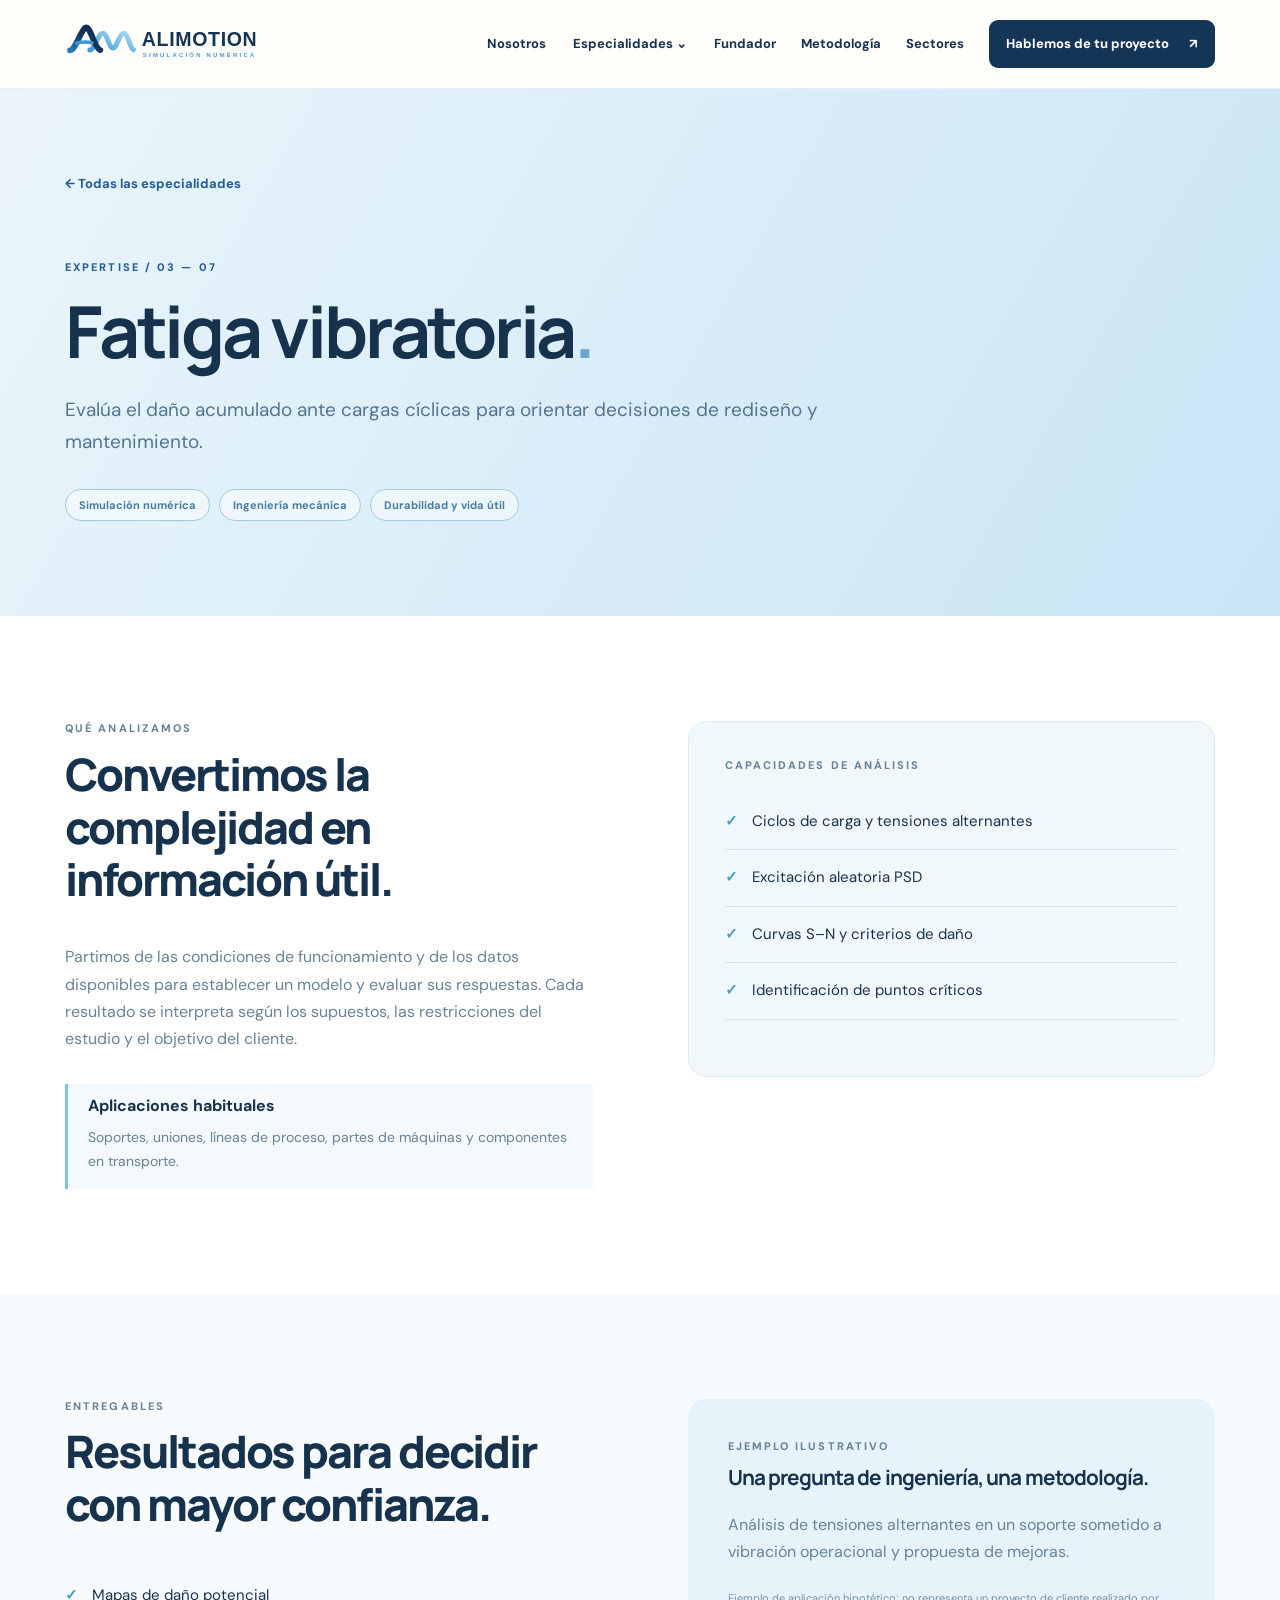
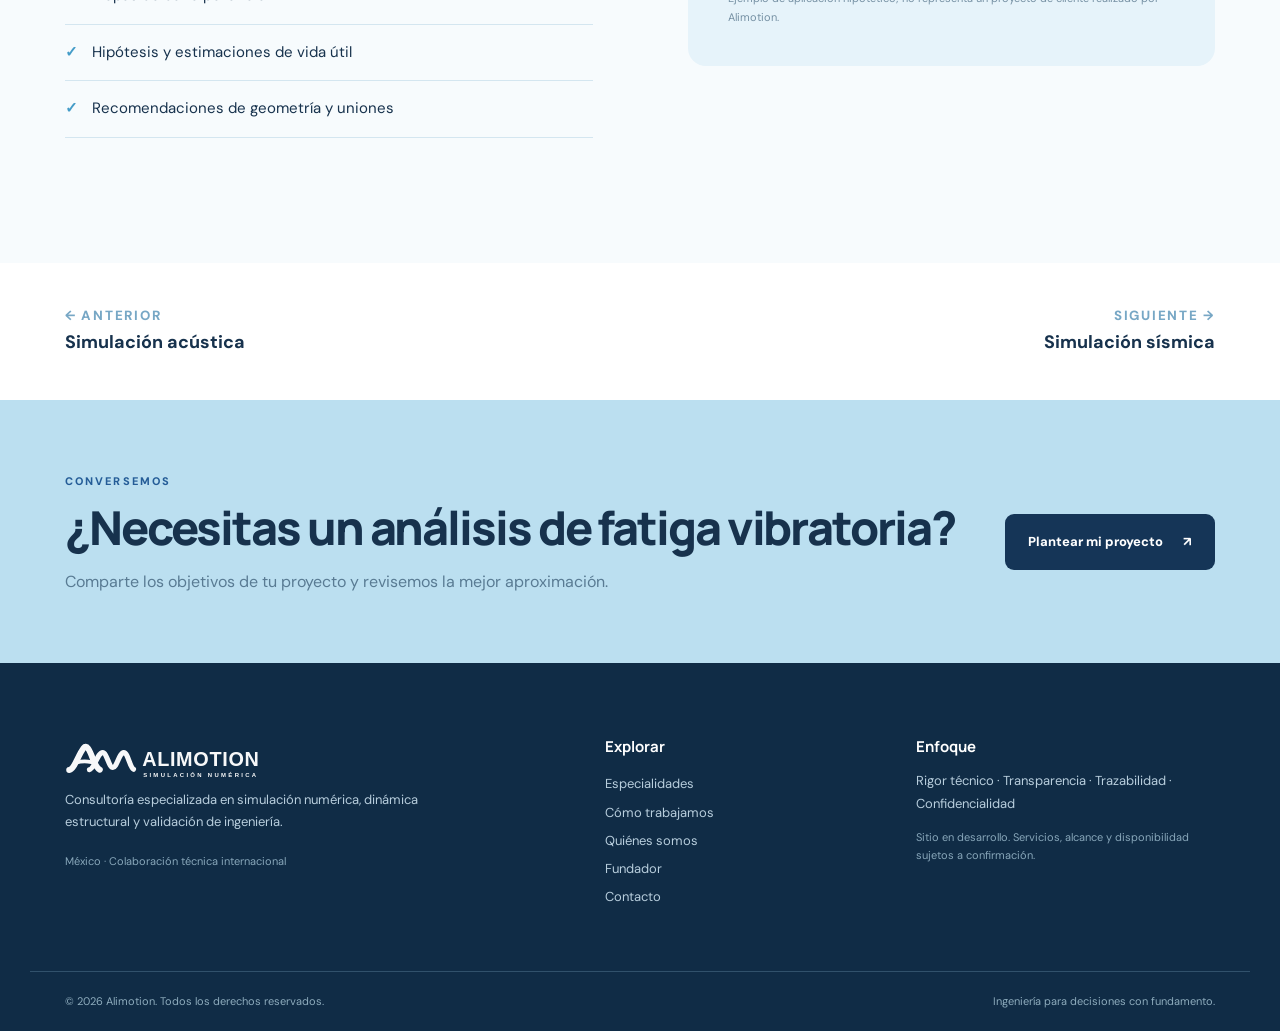
<file: fatigue-vibratoire.html>
<!DOCTYPE html>

<html lang="es"><head><meta charset="utf-8"/><meta content="width=device-width,initial-scale=1" name="viewport"/><meta content="#edf6fb" name="theme-color"/><meta content="Alimotion" name="author"/><link href="assets/favicon.svg" rel="icon" type="image/svg+xml"/><link href="assets/style.css" rel="stylesheet"/><title>Fatiga vibratoria | Alimotion</title><meta content="Evalúa el daño acumulado ante cargas cíclicas para orientar decisiones de rediseño y mantenimiento." name="description"/></head><body><a class="skip" href="#main">Saltar al contenido</a><header class="site-header"><div class="shell nav-wrap"><a aria-label="Alimotion, inicio" class="brand" href="index.html"><img alt="Alimotion · Simulación numérica" class="brand-full-logo" height="55" src="assets/alimotion-logo-horizontal.svg" width="250"/></a><button aria-controls="main-nav" aria-expanded="false" aria-label="Abrir menú" class="menu-toggle"><span></span><span></span><span></span></button><nav aria-label="Navegación principal" class="main-nav" id="main-nav"><a href="index.html#nosotros">Nosotros</a><div class="nav-dropdown"><button aria-expanded="false" class="nav-drop-button" type="button">Especialidades <span aria-hidden="true">⌄</span></button><div class="dropdown-panel"><a href="simulation-vibratoire.html">Simulación vibratoria</a><a href="simulation-acoustique.html">Simulación acústica</a><a href="fatigue-vibratoire.html">Fatiga vibratoria</a><a href="simulation-sismique.html">Simulación sísmica</a><a href="correlation-calcul-essai.html">Correlación cálculo–ensayo</a><a href="qualification-virtuelle.html">Calificación virtual</a><a href="simulation-oil-gas.html">Simulación Oil &amp; Gas</a></div></div><a href="index.html#fundador">Fundador</a><a href="index.html#metodologia">Metodología</a><a href="index.html#sectores">Sectores</a><a class="nav-cta" href="contacto.html">Hablemos de tu proyecto <span>↗</span></a></nav></div></header><main id="main"><section class="detail-hero"><div class="shell"><a class="back" href="index.html#especialidades">← Todas las especialidades</a><p class="eyebrow">EXPERTISE / 03 — 07</p><h1>Fatiga vibratoria<span>.</span></h1><p>Evalúa el daño acumulado ante cargas cíclicas para orientar decisiones de rediseño y mantenimiento.</p><div class="detail-pills"><span>Simulación numérica</span><span>Ingeniería mecánica</span><span>Durabilidad y vida útil</span></div></div></section><section class="section detail-content"><div class="shell detail-grid"><div><p class="eyebrow">QUÉ ANALIZAMOS</p><h2>Convertimos la complejidad en información útil.</h2><p>Partimos de las condiciones de funcionamiento y de los datos disponibles para establecer un modelo y evaluar sus respuestas. Cada resultado se interpreta según los supuestos, las restricciones del estudio y el objetivo del cliente.</p><div class="callout"><strong>Aplicaciones habituales</strong><p>Soportes, uniones, líneas de proceso, partes de máquinas y componentes en transporte.</p></div></div><div class="detail-panel"><p class="eyebrow">CAPACIDADES DE ANÁLISIS</p><ul><li><span>✓</span> Ciclos de carga y tensiones alternantes</li><li><span>✓</span> Excitación aleatoria PSD</li><li><span>✓</span> Curvas S–N y criterios de daño</li><li><span>✓</span> Identificación de puntos críticos</li></ul></div></div></section><section class="section detail-results"><div class="shell detail-grid"><div><p class="eyebrow">ENTREGABLES</p><h2>Resultados para decidir con mayor confianza.</h2><ul class="checklist"><li><span>✓</span> Mapas de daño potencial</li><li><span>✓</span> Hipótesis y estimaciones de vida útil</li><li><span>✓</span> Recomendaciones de geometría y uniones</li></ul></div><div class="example-box"><p class="eyebrow">EJEMPLO ILUSTRATIVO</p><h3>Una pregunta de ingeniería, una metodología.</h3><p>Análisis de tensiones alternantes en un soporte sometido a vibración operacional y propuesta de mejoras.</p><small>Ejemplo de aplicación hipotético; no representa un proyecto de cliente realizado por Alimotion.</small></div></div></section><section class="detail-navigation shell"><a href="simulation-acoustique.html"><small>← ANTERIOR</small><strong>Simulación acústica</strong></a><a href="simulation-sismique.html"><small>SIGUIENTE →</small><strong>Simulación sísmica</strong></a></section><section class="cta"><div class="shell cta-inside"><div><p class="eyebrow">CONVERSEMOS</p><h2>¿Necesitas un análisis de fatiga vibratoria?</h2><p>Comparte los objetivos de tu proyecto y revisemos la mejor aproximación.</p></div><a class="btn btn-dark" href="contacto.html?servicio=fatigue-vibratoire">Plantear mi proyecto <span>↗</span></a></div></section></main><footer class="footer"><div class="shell footer-grid"><div><a class="footer-logo" href="index.html"><img alt="Alimotion · Simulación numérica" class="footer-full-logo" height="50" src="assets/alimotion-logo-horizontal.svg" width="240"/></a><p>Consultoría especializada en simulación numérica, dinámica estructural y validación de ingeniería.</p><span class="footer-small">México · Colaboración técnica internacional</span></div><div><h3>Explorar</h3><a href="index.html#especialidades">Especialidades</a><a href="index.html#metodologia">Cómo trabajamos</a><a href="index.html#nosotros">Quiénes somos</a><a href="index.html#fundador">Fundador</a><a href="contacto.html">Contacto</a></div><div><h3>Enfoque</h3><p>Rigor técnico · Transparencia · Trazabilidad · Confidencialidad</p><p class="footer-small">Sitio en desarrollo. Servicios, alcance y disponibilidad sujetos a confirmación.</p></div></div><div class="shell legal"><span>© <span id="year"></span> Alimotion. Todos los derechos reservados.</span><span>Ingeniería para decisiones con fundamento.</span></div></footer><script defer="" src="assets/app.js"></script></body></html>
</file>
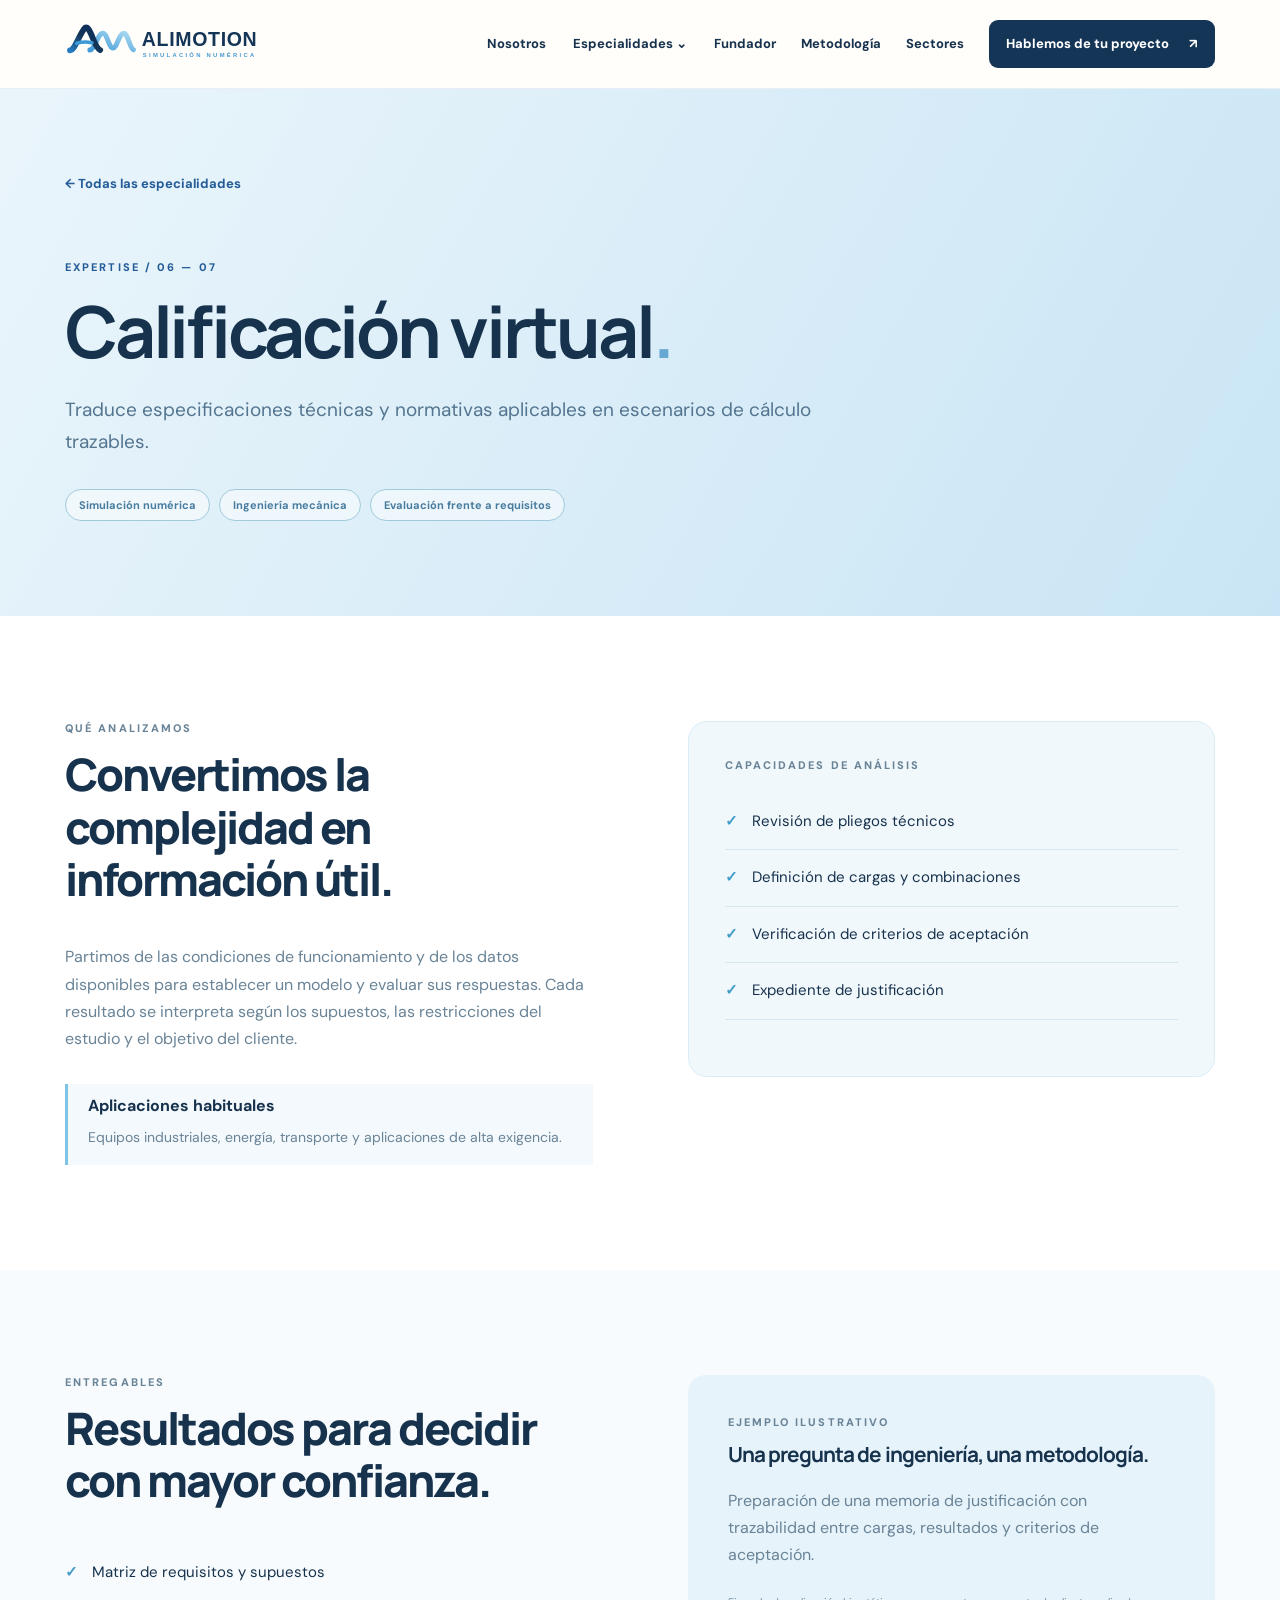
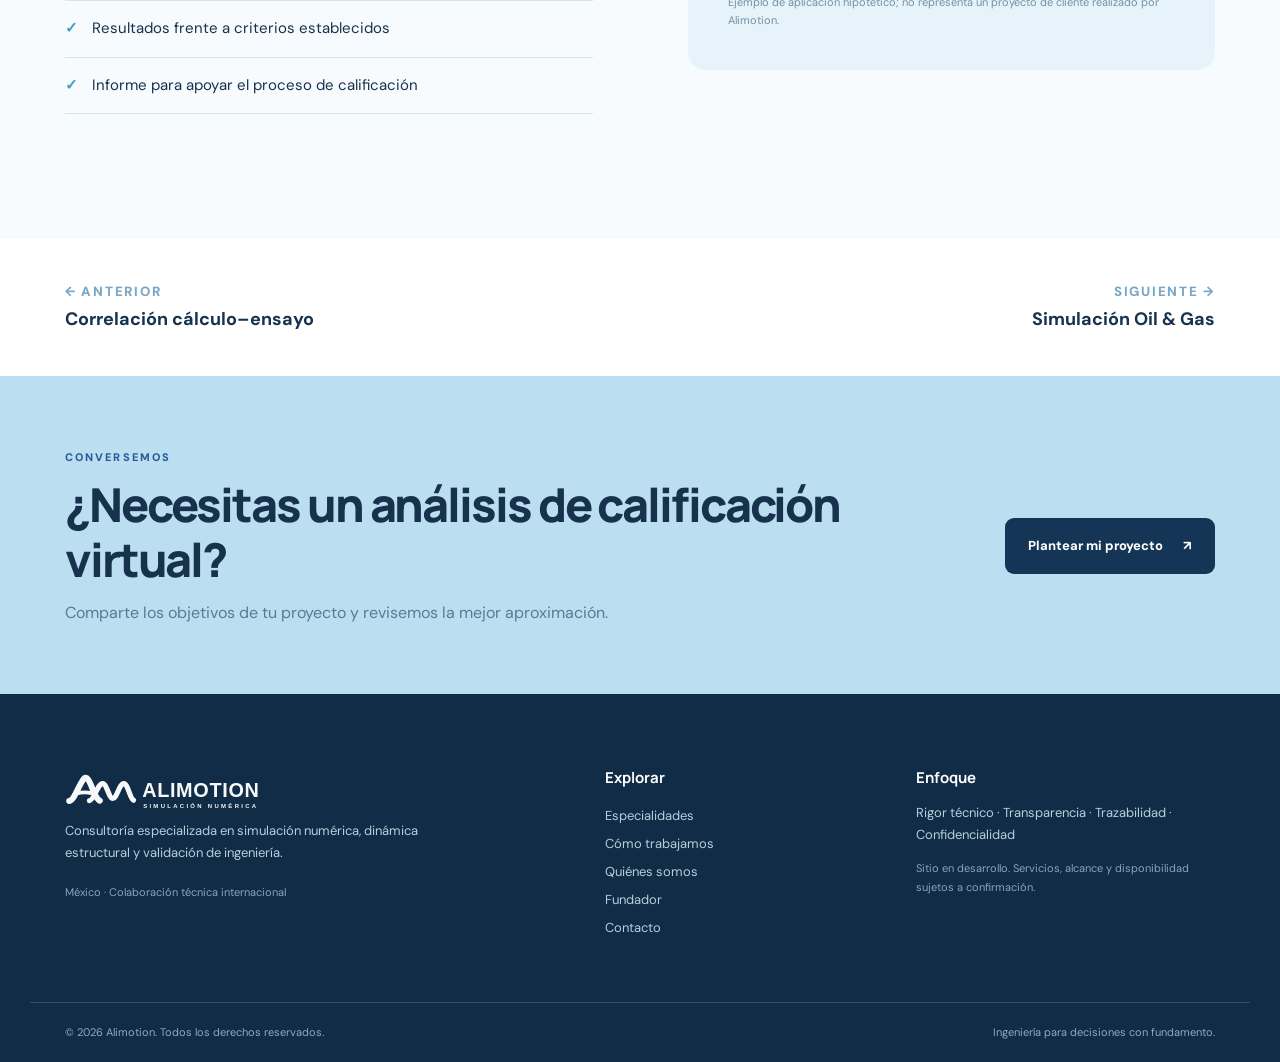
<file: qualification-virtuelle.html>
<!DOCTYPE html>

<html lang="es"><head><meta charset="utf-8"/><meta content="width=device-width,initial-scale=1" name="viewport"/><meta content="#edf6fb" name="theme-color"/><meta content="Alimotion" name="author"/><link href="assets/favicon.svg" rel="icon" type="image/svg+xml"/><link href="assets/style.css" rel="stylesheet"/><title>Calificación virtual | Alimotion</title><meta content="Traduce especificaciones técnicas y normativas aplicables en escenarios de cálculo trazables." name="description"/></head><body><a class="skip" href="#main">Saltar al contenido</a><header class="site-header"><div class="shell nav-wrap"><a aria-label="Alimotion, inicio" class="brand" href="index.html"><img alt="Alimotion · Simulación numérica" class="brand-full-logo" height="55" src="assets/alimotion-logo-horizontal.svg" width="250"/></a><button aria-controls="main-nav" aria-expanded="false" aria-label="Abrir menú" class="menu-toggle"><span></span><span></span><span></span></button><nav aria-label="Navegación principal" class="main-nav" id="main-nav"><a href="index.html#nosotros">Nosotros</a><div class="nav-dropdown"><button aria-expanded="false" class="nav-drop-button" type="button">Especialidades <span aria-hidden="true">⌄</span></button><div class="dropdown-panel"><a href="simulation-vibratoire.html">Simulación vibratoria</a><a href="simulation-acoustique.html">Simulación acústica</a><a href="fatigue-vibratoire.html">Fatiga vibratoria</a><a href="simulation-sismique.html">Simulación sísmica</a><a href="correlation-calcul-essai.html">Correlación cálculo–ensayo</a><a href="qualification-virtuelle.html">Calificación virtual</a><a href="simulation-oil-gas.html">Simulación Oil &amp; Gas</a></div></div><a href="index.html#fundador">Fundador</a><a href="index.html#metodologia">Metodología</a><a href="index.html#sectores">Sectores</a><a class="nav-cta" href="contacto.html">Hablemos de tu proyecto <span>↗</span></a></nav></div></header><main id="main"><section class="detail-hero"><div class="shell"><a class="back" href="index.html#especialidades">← Todas las especialidades</a><p class="eyebrow">EXPERTISE / 06 — 07</p><h1>Calificación virtual<span>.</span></h1><p>Traduce especificaciones técnicas y normativas aplicables en escenarios de cálculo trazables.</p><div class="detail-pills"><span>Simulación numérica</span><span>Ingeniería mecánica</span><span>Evaluación frente a requisitos</span></div></div></section><section class="section detail-content"><div class="shell detail-grid"><div><p class="eyebrow">QUÉ ANALIZAMOS</p><h2>Convertimos la complejidad en información útil.</h2><p>Partimos de las condiciones de funcionamiento y de los datos disponibles para establecer un modelo y evaluar sus respuestas. Cada resultado se interpreta según los supuestos, las restricciones del estudio y el objetivo del cliente.</p><div class="callout"><strong>Aplicaciones habituales</strong><p>Equipos industriales, energía, transporte y aplicaciones de alta exigencia.</p></div></div><div class="detail-panel"><p class="eyebrow">CAPACIDADES DE ANÁLISIS</p><ul><li><span>✓</span> Revisión de pliegos técnicos</li><li><span>✓</span> Definición de cargas y combinaciones</li><li><span>✓</span> Verificación de criterios de aceptación</li><li><span>✓</span> Expediente de justificación</li></ul></div></div></section><section class="section detail-results"><div class="shell detail-grid"><div><p class="eyebrow">ENTREGABLES</p><h2>Resultados para decidir con mayor confianza.</h2><ul class="checklist"><li><span>✓</span> Matriz de requisitos y supuestos</li><li><span>✓</span> Resultados frente a criterios establecidos</li><li><span>✓</span> Informe para apoyar el proceso de calificación</li></ul></div><div class="example-box"><p class="eyebrow">EJEMPLO ILUSTRATIVO</p><h3>Una pregunta de ingeniería, una metodología.</h3><p>Preparación de una memoria de justificación con trazabilidad entre cargas, resultados y criterios de aceptación.</p><small>Ejemplo de aplicación hipotético; no representa un proyecto de cliente realizado por Alimotion.</small></div></div></section><section class="detail-navigation shell"><a href="correlation-calcul-essai.html"><small>← ANTERIOR</small><strong>Correlación cálculo–ensayo</strong></a><a href="simulation-oil-gas.html"><small>SIGUIENTE →</small><strong>Simulación Oil &amp; Gas</strong></a></section><section class="cta"><div class="shell cta-inside"><div><p class="eyebrow">CONVERSEMOS</p><h2>¿Necesitas un análisis de calificación virtual?</h2><p>Comparte los objetivos de tu proyecto y revisemos la mejor aproximación.</p></div><a class="btn btn-dark" href="contacto.html?servicio=qualification-virtuelle">Plantear mi proyecto <span>↗</span></a></div></section></main><footer class="footer"><div class="shell footer-grid"><div><a class="footer-logo" href="index.html"><img alt="Alimotion · Simulación numérica" class="footer-full-logo" height="50" src="assets/alimotion-logo-horizontal.svg" width="240"/></a><p>Consultoría especializada en simulación numérica, dinámica estructural y validación de ingeniería.</p><span class="footer-small">México · Colaboración técnica internacional</span></div><div><h3>Explorar</h3><a href="index.html#especialidades">Especialidades</a><a href="index.html#metodologia">Cómo trabajamos</a><a href="index.html#nosotros">Quiénes somos</a><a href="index.html#fundador">Fundador</a><a href="contacto.html">Contacto</a></div><div><h3>Enfoque</h3><p>Rigor técnico · Transparencia · Trazabilidad · Confidencialidad</p><p class="footer-small">Sitio en desarrollo. Servicios, alcance y disponibilidad sujetos a confirmación.</p></div></div><div class="shell legal"><span>© <span id="year"></span> Alimotion. Todos los derechos reservados.</span><span>Ingeniería para decisiones con fundamento.</span></div></footer><script defer="" src="assets/app.js"></script></body></html>
</file>
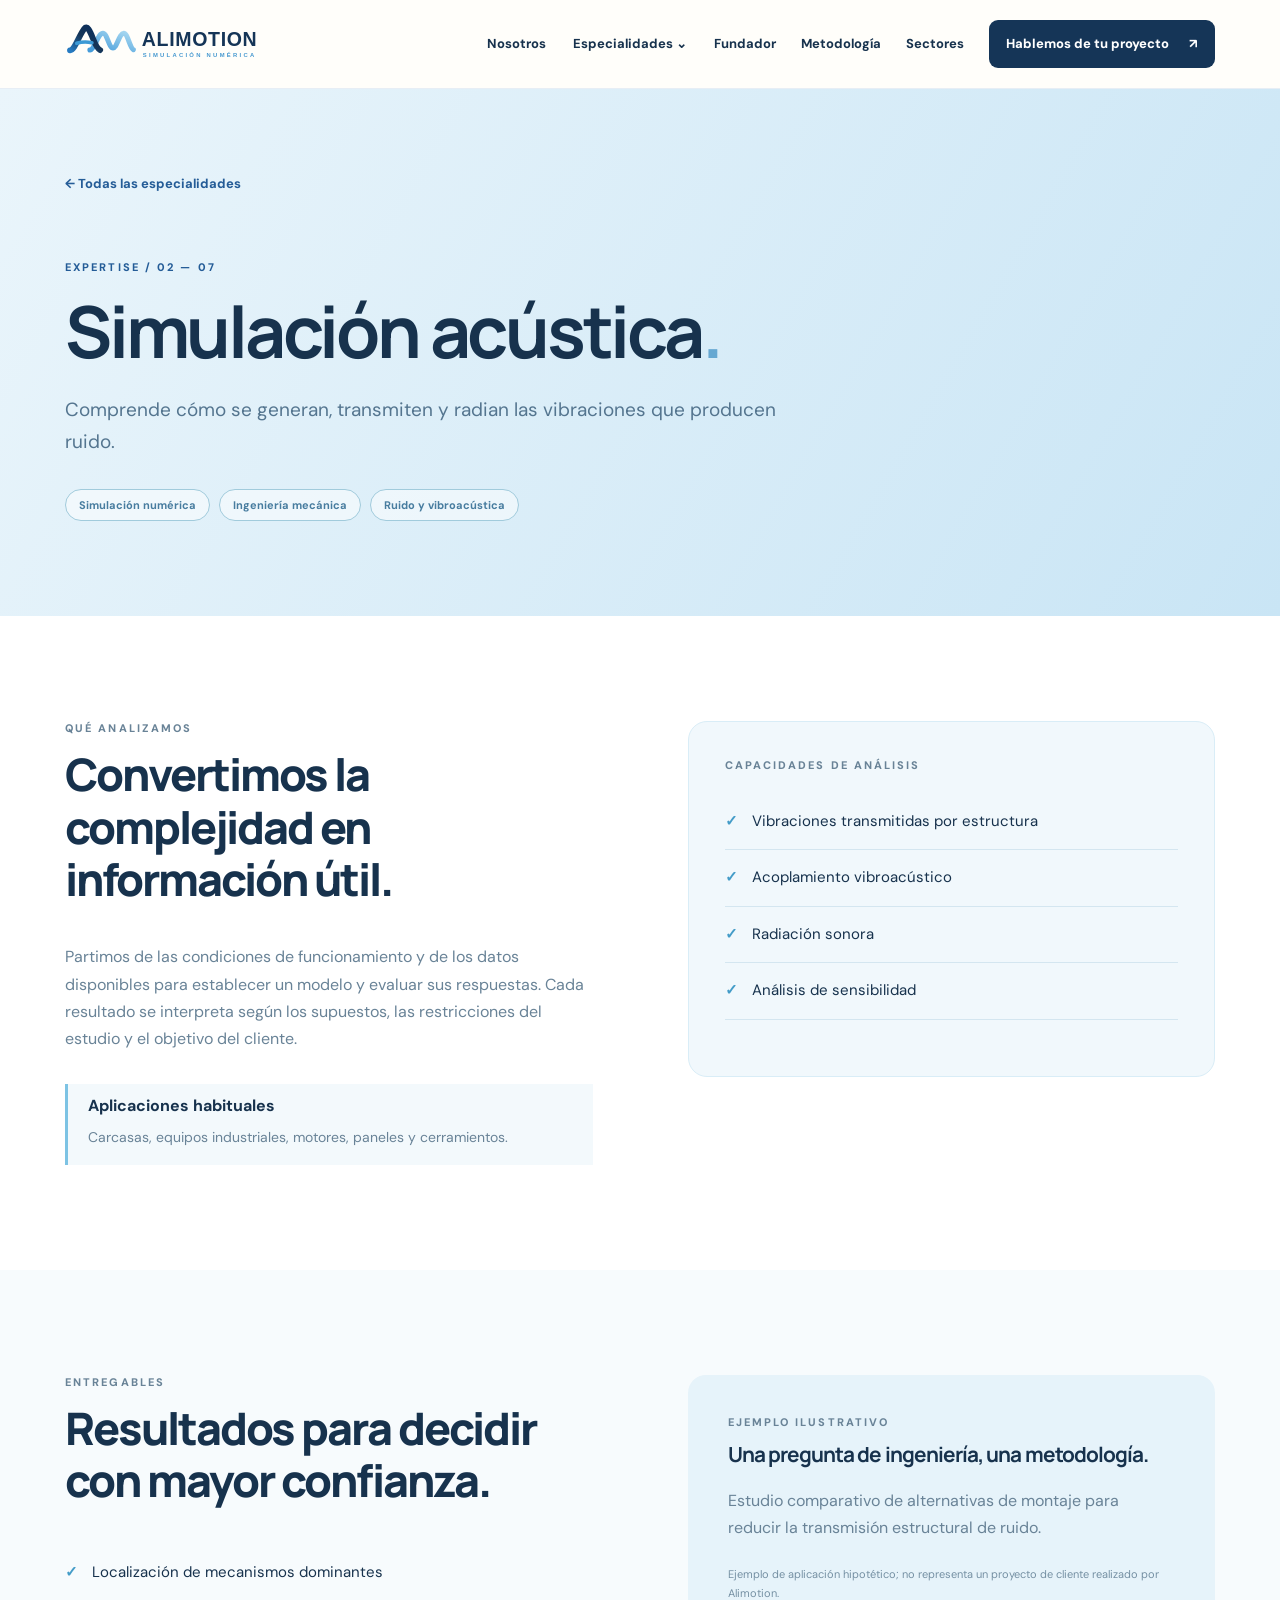
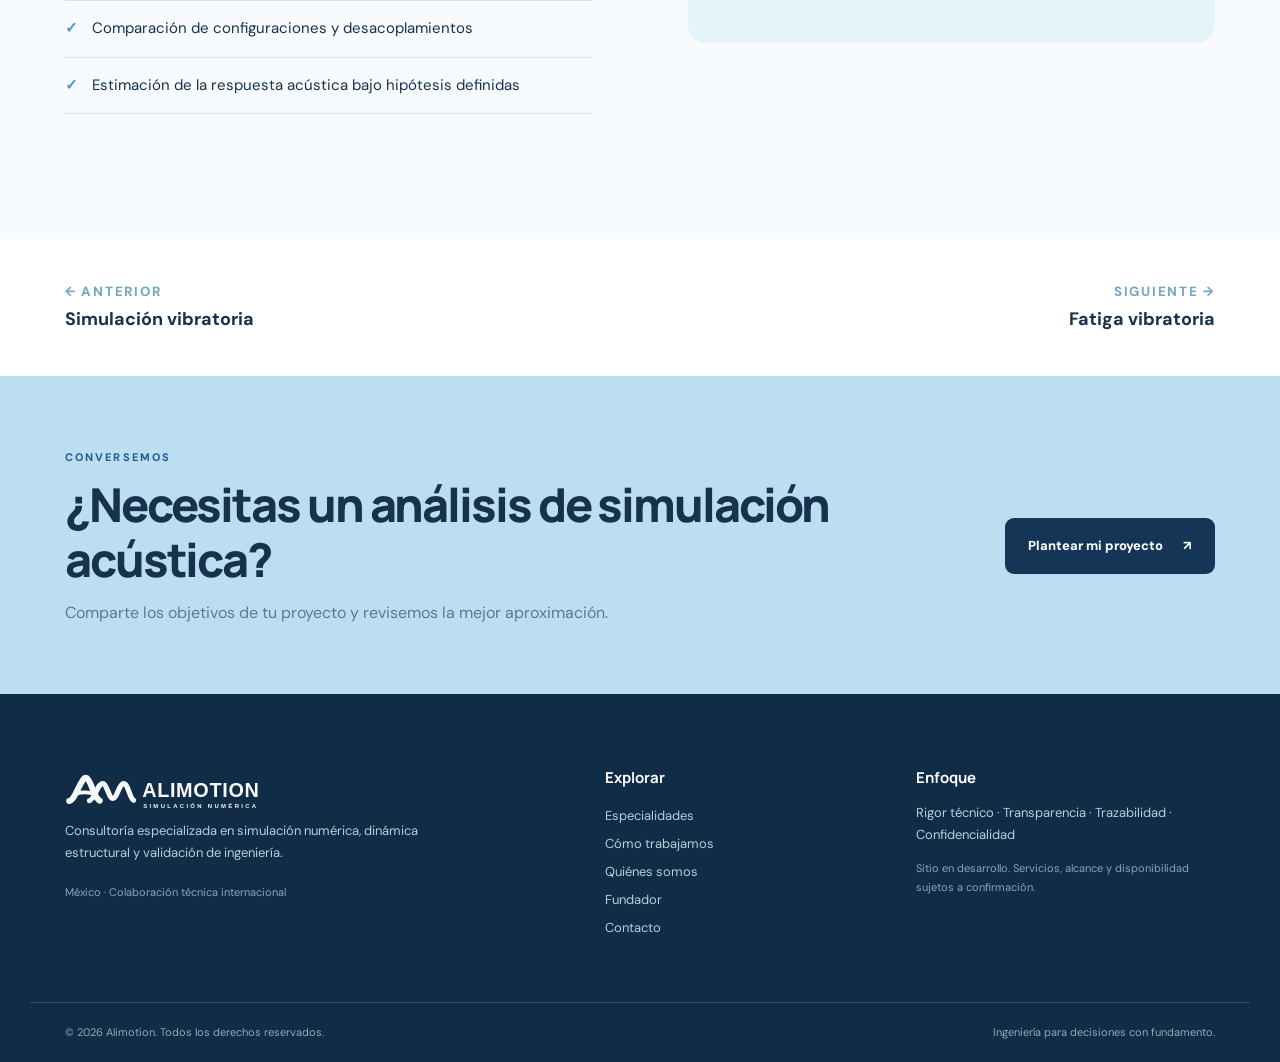
<file: simulation-acoustique.html>
<!DOCTYPE html>

<html lang="es"><head><meta charset="utf-8"/><meta content="width=device-width,initial-scale=1" name="viewport"/><meta content="#edf6fb" name="theme-color"/><meta content="Alimotion" name="author"/><link href="assets/favicon.svg" rel="icon" type="image/svg+xml"/><link href="assets/style.css" rel="stylesheet"/><title>Simulación acústica | Alimotion</title><meta content="Comprende cómo se generan, transmiten y radian las vibraciones que producen ruido." name="description"/></head><body><a class="skip" href="#main">Saltar al contenido</a><header class="site-header"><div class="shell nav-wrap"><a aria-label="Alimotion, inicio" class="brand" href="index.html"><img alt="Alimotion · Simulación numérica" class="brand-full-logo" height="55" src="assets/alimotion-logo-horizontal.svg" width="250"/></a><button aria-controls="main-nav" aria-expanded="false" aria-label="Abrir menú" class="menu-toggle"><span></span><span></span><span></span></button><nav aria-label="Navegación principal" class="main-nav" id="main-nav"><a href="index.html#nosotros">Nosotros</a><div class="nav-dropdown"><button aria-expanded="false" class="nav-drop-button" type="button">Especialidades <span aria-hidden="true">⌄</span></button><div class="dropdown-panel"><a href="simulation-vibratoire.html">Simulación vibratoria</a><a href="simulation-acoustique.html">Simulación acústica</a><a href="fatigue-vibratoire.html">Fatiga vibratoria</a><a href="simulation-sismique.html">Simulación sísmica</a><a href="correlation-calcul-essai.html">Correlación cálculo–ensayo</a><a href="qualification-virtuelle.html">Calificación virtual</a><a href="simulation-oil-gas.html">Simulación Oil &amp; Gas</a></div></div><a href="index.html#fundador">Fundador</a><a href="index.html#metodologia">Metodología</a><a href="index.html#sectores">Sectores</a><a class="nav-cta" href="contacto.html">Hablemos de tu proyecto <span>↗</span></a></nav></div></header><main id="main"><section class="detail-hero"><div class="shell"><a class="back" href="index.html#especialidades">← Todas las especialidades</a><p class="eyebrow">EXPERTISE / 02 — 07</p><h1>Simulación acústica<span>.</span></h1><p>Comprende cómo se generan, transmiten y radian las vibraciones que producen ruido.</p><div class="detail-pills"><span>Simulación numérica</span><span>Ingeniería mecánica</span><span>Ruido y vibroacústica</span></div></div></section><section class="section detail-content"><div class="shell detail-grid"><div><p class="eyebrow">QUÉ ANALIZAMOS</p><h2>Convertimos la complejidad en información útil.</h2><p>Partimos de las condiciones de funcionamiento y de los datos disponibles para establecer un modelo y evaluar sus respuestas. Cada resultado se interpreta según los supuestos, las restricciones del estudio y el objetivo del cliente.</p><div class="callout"><strong>Aplicaciones habituales</strong><p>Carcasas, equipos industriales, motores, paneles y cerramientos.</p></div></div><div class="detail-panel"><p class="eyebrow">CAPACIDADES DE ANÁLISIS</p><ul><li><span>✓</span> Vibraciones transmitidas por estructura</li><li><span>✓</span> Acoplamiento vibroacústico</li><li><span>✓</span> Radiación sonora</li><li><span>✓</span> Análisis de sensibilidad</li></ul></div></div></section><section class="section detail-results"><div class="shell detail-grid"><div><p class="eyebrow">ENTREGABLES</p><h2>Resultados para decidir con mayor confianza.</h2><ul class="checklist"><li><span>✓</span> Localización de mecanismos dominantes</li><li><span>✓</span> Comparación de configuraciones y desacoplamientos</li><li><span>✓</span> Estimación de la respuesta acústica bajo hipótesis definidas</li></ul></div><div class="example-box"><p class="eyebrow">EJEMPLO ILUSTRATIVO</p><h3>Una pregunta de ingeniería, una metodología.</h3><p>Estudio comparativo de alternativas de montaje para reducir la transmisión estructural de ruido.</p><small>Ejemplo de aplicación hipotético; no representa un proyecto de cliente realizado por Alimotion.</small></div></div></section><section class="detail-navigation shell"><a href="simulation-vibratoire.html"><small>← ANTERIOR</small><strong>Simulación vibratoria</strong></a><a href="fatigue-vibratoire.html"><small>SIGUIENTE →</small><strong>Fatiga vibratoria</strong></a></section><section class="cta"><div class="shell cta-inside"><div><p class="eyebrow">CONVERSEMOS</p><h2>¿Necesitas un análisis de simulación acústica?</h2><p>Comparte los objetivos de tu proyecto y revisemos la mejor aproximación.</p></div><a class="btn btn-dark" href="contacto.html?servicio=simulation-acoustique">Plantear mi proyecto <span>↗</span></a></div></section></main><footer class="footer"><div class="shell footer-grid"><div><a class="footer-logo" href="index.html"><img alt="Alimotion · Simulación numérica" class="footer-full-logo" height="50" src="assets/alimotion-logo-horizontal.svg" width="240"/></a><p>Consultoría especializada en simulación numérica, dinámica estructural y validación de ingeniería.</p><span class="footer-small">México · Colaboración técnica internacional</span></div><div><h3>Explorar</h3><a href="index.html#especialidades">Especialidades</a><a href="index.html#metodologia">Cómo trabajamos</a><a href="index.html#nosotros">Quiénes somos</a><a href="index.html#fundador">Fundador</a><a href="contacto.html">Contacto</a></div><div><h3>Enfoque</h3><p>Rigor técnico · Transparencia · Trazabilidad · Confidencialidad</p><p class="footer-small">Sitio en desarrollo. Servicios, alcance y disponibilidad sujetos a confirmación.</p></div></div><div class="shell legal"><span>© <span id="year"></span> Alimotion. Todos los derechos reservados.</span><span>Ingeniería para decisiones con fundamento.</span></div></footer><script defer="" src="assets/app.js"></script></body></html>
</file>
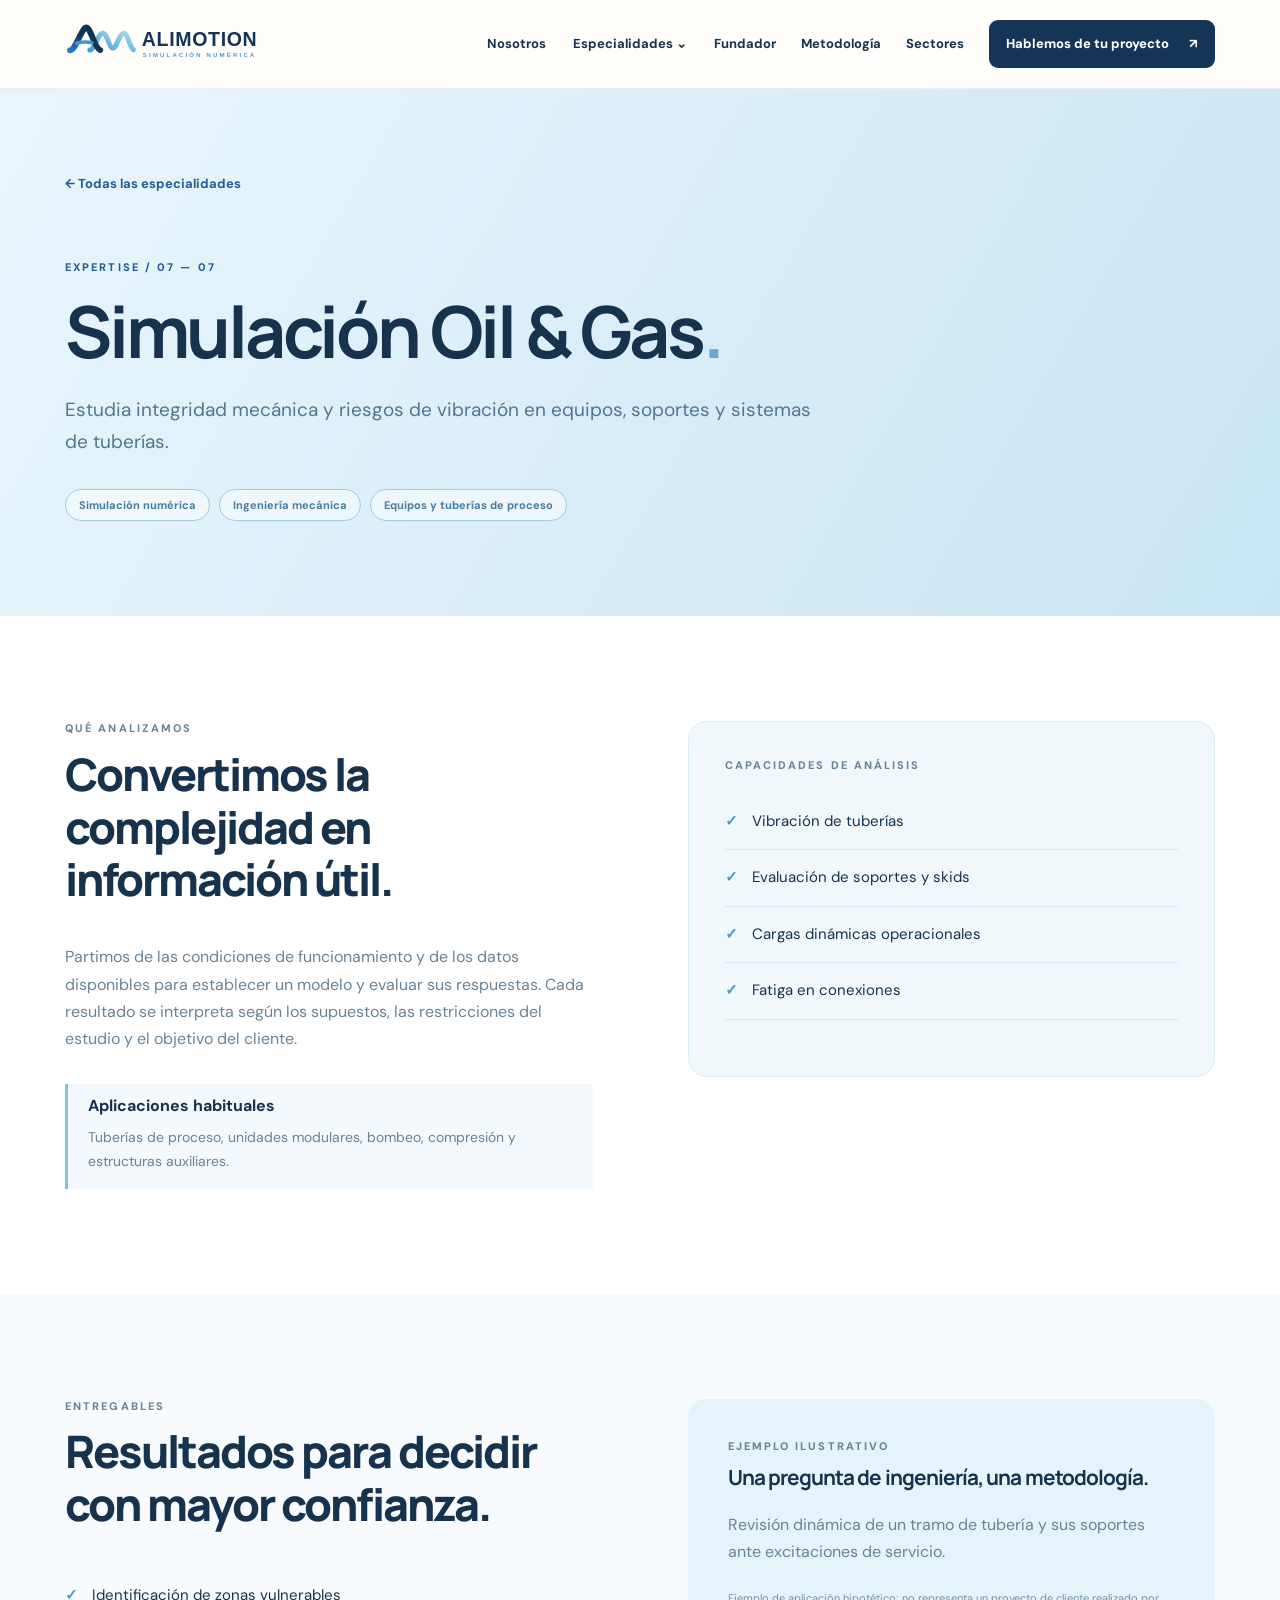
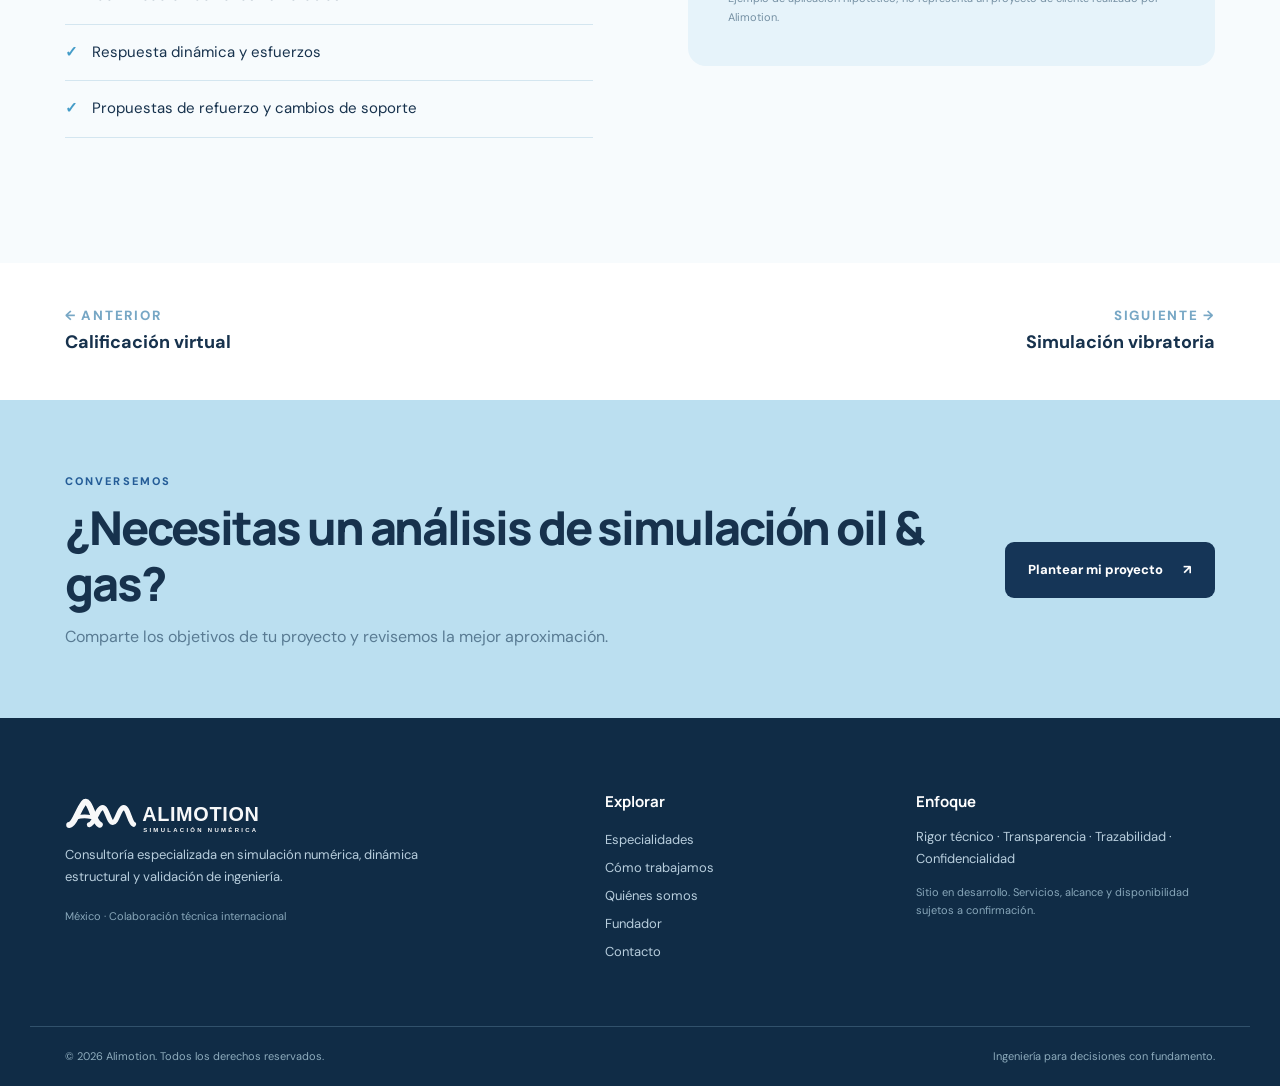
<file: simulation-oil-gas.html>
<!DOCTYPE html>

<html lang="es"><head><meta charset="utf-8"/><meta content="width=device-width,initial-scale=1" name="viewport"/><meta content="#edf6fb" name="theme-color"/><meta content="Alimotion" name="author"/><link href="assets/favicon.svg" rel="icon" type="image/svg+xml"/><link href="assets/style.css" rel="stylesheet"/><title>Simulación Oil &amp; Gas | Alimotion</title><meta content="Estudia integridad mecánica y riesgos de vibración en equipos, soportes y sistemas de tuberías." name="description"/></head><body><a class="skip" href="#main">Saltar al contenido</a><header class="site-header"><div class="shell nav-wrap"><a aria-label="Alimotion, inicio" class="brand" href="index.html"><img alt="Alimotion · Simulación numérica" class="brand-full-logo" height="55" src="assets/alimotion-logo-horizontal.svg" width="250"/></a><button aria-controls="main-nav" aria-expanded="false" aria-label="Abrir menú" class="menu-toggle"><span></span><span></span><span></span></button><nav aria-label="Navegación principal" class="main-nav" id="main-nav"><a href="index.html#nosotros">Nosotros</a><div class="nav-dropdown"><button aria-expanded="false" class="nav-drop-button" type="button">Especialidades <span aria-hidden="true">⌄</span></button><div class="dropdown-panel"><a href="simulation-vibratoire.html">Simulación vibratoria</a><a href="simulation-acoustique.html">Simulación acústica</a><a href="fatigue-vibratoire.html">Fatiga vibratoria</a><a href="simulation-sismique.html">Simulación sísmica</a><a href="correlation-calcul-essai.html">Correlación cálculo–ensayo</a><a href="qualification-virtuelle.html">Calificación virtual</a><a href="simulation-oil-gas.html">Simulación Oil &amp; Gas</a></div></div><a href="index.html#fundador">Fundador</a><a href="index.html#metodologia">Metodología</a><a href="index.html#sectores">Sectores</a><a class="nav-cta" href="contacto.html">Hablemos de tu proyecto <span>↗</span></a></nav></div></header><main id="main"><section class="detail-hero"><div class="shell"><a class="back" href="index.html#especialidades">← Todas las especialidades</a><p class="eyebrow">EXPERTISE / 07 — 07</p><h1>Simulación Oil &amp; Gas<span>.</span></h1><p>Estudia integridad mecánica y riesgos de vibración en equipos, soportes y sistemas de tuberías.</p><div class="detail-pills"><span>Simulación numérica</span><span>Ingeniería mecánica</span><span>Equipos y tuberías de proceso</span></div></div></section><section class="section detail-content"><div class="shell detail-grid"><div><p class="eyebrow">QUÉ ANALIZAMOS</p><h2>Convertimos la complejidad en información útil.</h2><p>Partimos de las condiciones de funcionamiento y de los datos disponibles para establecer un modelo y evaluar sus respuestas. Cada resultado se interpreta según los supuestos, las restricciones del estudio y el objetivo del cliente.</p><div class="callout"><strong>Aplicaciones habituales</strong><p>Tuberías de proceso, unidades modulares, bombeo, compresión y estructuras auxiliares.</p></div></div><div class="detail-panel"><p class="eyebrow">CAPACIDADES DE ANÁLISIS</p><ul><li><span>✓</span> Vibración de tuberías</li><li><span>✓</span> Evaluación de soportes y skids</li><li><span>✓</span> Cargas dinámicas operacionales</li><li><span>✓</span> Fatiga en conexiones</li></ul></div></div></section><section class="section detail-results"><div class="shell detail-grid"><div><p class="eyebrow">ENTREGABLES</p><h2>Resultados para decidir con mayor confianza.</h2><ul class="checklist"><li><span>✓</span> Identificación de zonas vulnerables</li><li><span>✓</span> Respuesta dinámica y esfuerzos</li><li><span>✓</span> Propuestas de refuerzo y cambios de soporte</li></ul></div><div class="example-box"><p class="eyebrow">EJEMPLO ILUSTRATIVO</p><h3>Una pregunta de ingeniería, una metodología.</h3><p>Revisión dinámica de un tramo de tubería y sus soportes ante excitaciones de servicio.</p><small>Ejemplo de aplicación hipotético; no representa un proyecto de cliente realizado por Alimotion.</small></div></div></section><section class="detail-navigation shell"><a href="qualification-virtuelle.html"><small>← ANTERIOR</small><strong>Calificación virtual</strong></a><a href="simulation-vibratoire.html"><small>SIGUIENTE →</small><strong>Simulación vibratoria</strong></a></section><section class="cta"><div class="shell cta-inside"><div><p class="eyebrow">CONVERSEMOS</p><h2>¿Necesitas un análisis de simulación oil &amp; gas?</h2><p>Comparte los objetivos de tu proyecto y revisemos la mejor aproximación.</p></div><a class="btn btn-dark" href="contacto.html?servicio=simulation-oil-gas">Plantear mi proyecto <span>↗</span></a></div></section></main><footer class="footer"><div class="shell footer-grid"><div><a class="footer-logo" href="index.html"><img alt="Alimotion · Simulación numérica" class="footer-full-logo" height="50" src="assets/alimotion-logo-horizontal.svg" width="240"/></a><p>Consultoría especializada en simulación numérica, dinámica estructural y validación de ingeniería.</p><span class="footer-small">México · Colaboración técnica internacional</span></div><div><h3>Explorar</h3><a href="index.html#especialidades">Especialidades</a><a href="index.html#metodologia">Cómo trabajamos</a><a href="index.html#nosotros">Quiénes somos</a><a href="index.html#fundador">Fundador</a><a href="contacto.html">Contacto</a></div><div><h3>Enfoque</h3><p>Rigor técnico · Transparencia · Trazabilidad · Confidencialidad</p><p class="footer-small">Sitio en desarrollo. Servicios, alcance y disponibilidad sujetos a confirmación.</p></div></div><div class="shell legal"><span>© <span id="year"></span> Alimotion. Todos los derechos reservados.</span><span>Ingeniería para decisiones con fundamento.</span></div></footer><script defer="" src="assets/app.js"></script></body></html>
</file>
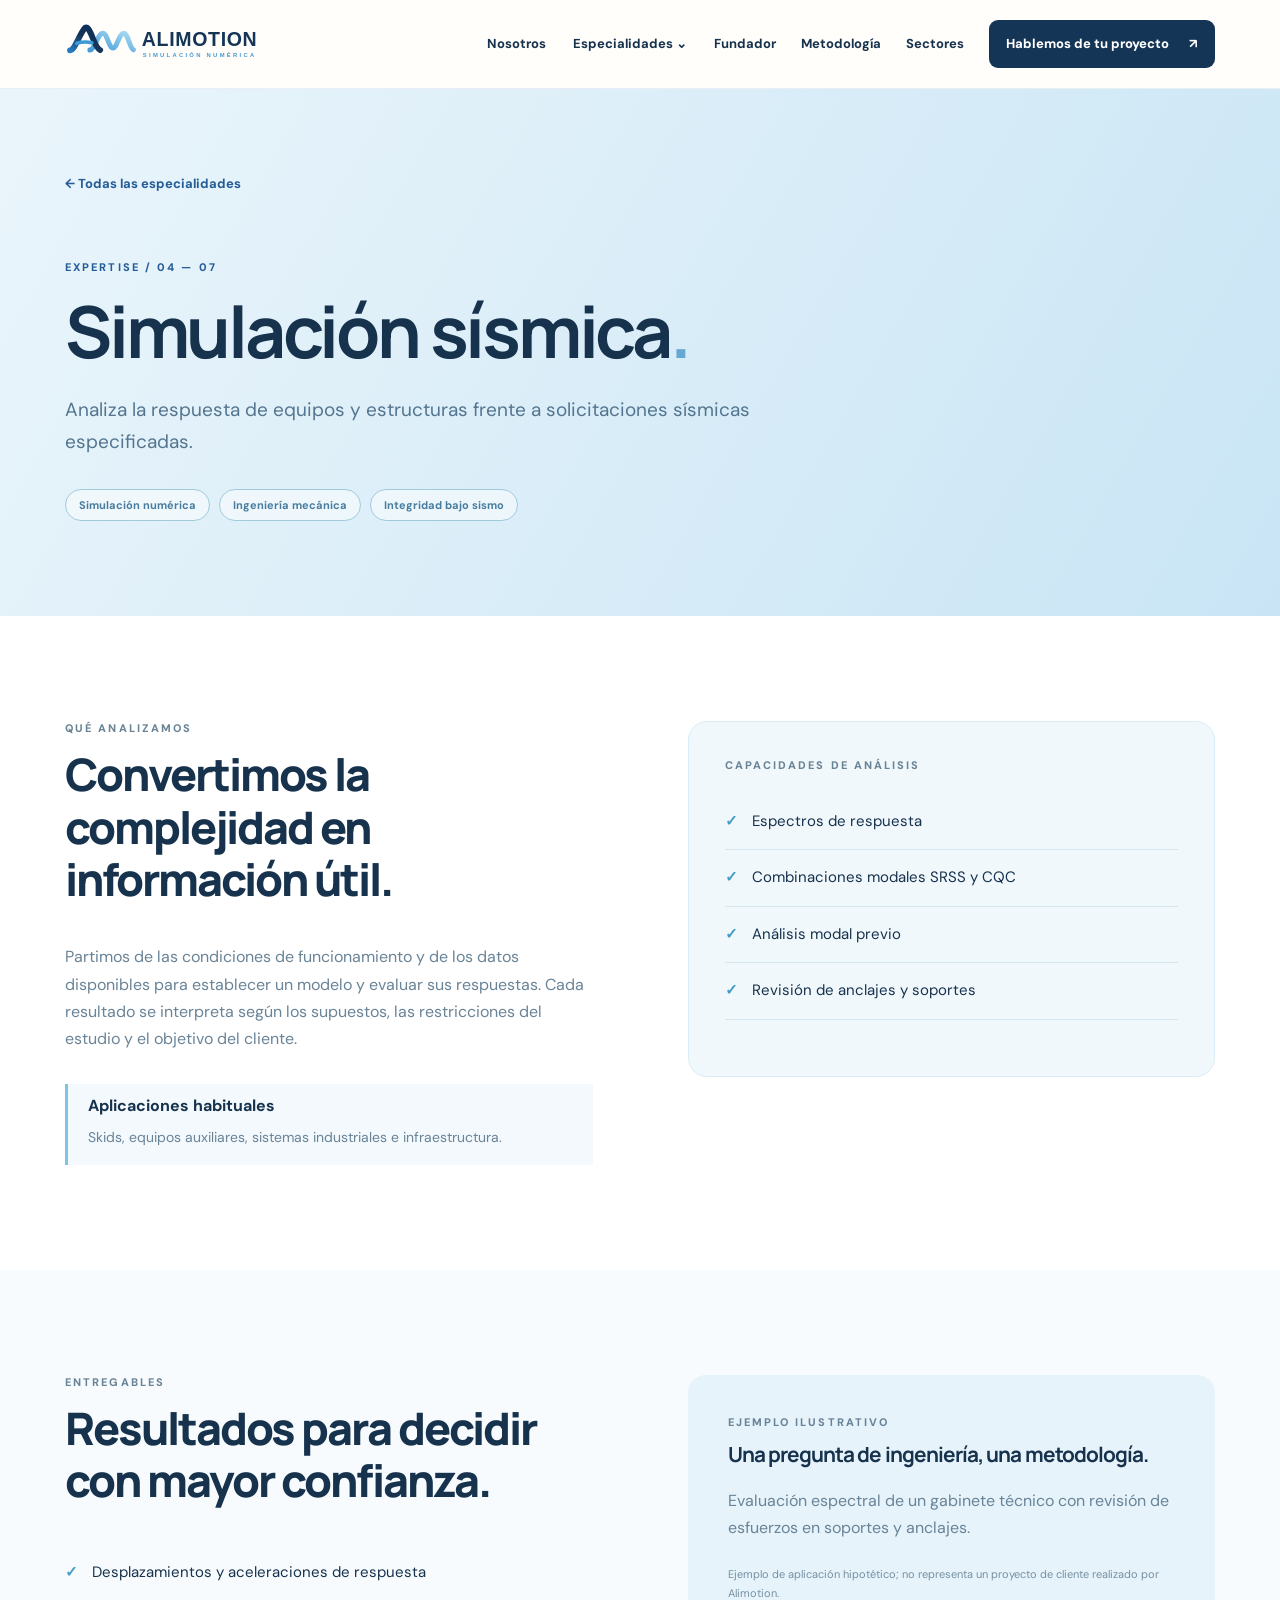
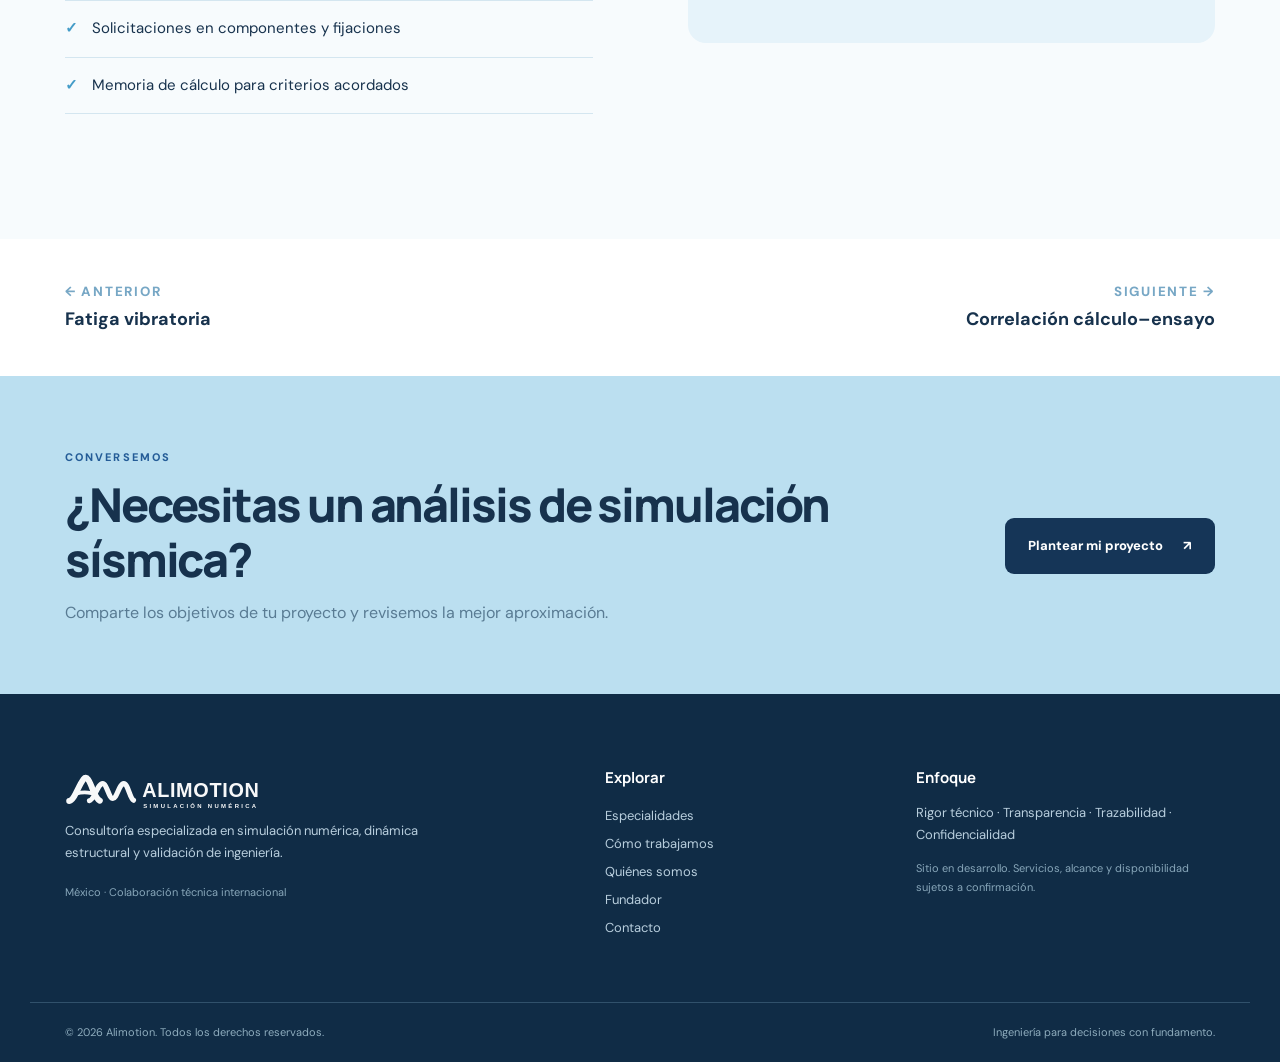
<file: simulation-sismique.html>
<!DOCTYPE html>

<html lang="es"><head><meta charset="utf-8"/><meta content="width=device-width,initial-scale=1" name="viewport"/><meta content="#edf6fb" name="theme-color"/><meta content="Alimotion" name="author"/><link href="assets/favicon.svg" rel="icon" type="image/svg+xml"/><link href="assets/style.css" rel="stylesheet"/><title>Simulación sísmica | Alimotion</title><meta content="Analiza la respuesta de equipos y estructuras frente a solicitaciones sísmicas especificadas." name="description"/></head><body><a class="skip" href="#main">Saltar al contenido</a><header class="site-header"><div class="shell nav-wrap"><a aria-label="Alimotion, inicio" class="brand" href="index.html"><img alt="Alimotion · Simulación numérica" class="brand-full-logo" height="55" src="assets/alimotion-logo-horizontal.svg" width="250"/></a><button aria-controls="main-nav" aria-expanded="false" aria-label="Abrir menú" class="menu-toggle"><span></span><span></span><span></span></button><nav aria-label="Navegación principal" class="main-nav" id="main-nav"><a href="index.html#nosotros">Nosotros</a><div class="nav-dropdown"><button aria-expanded="false" class="nav-drop-button" type="button">Especialidades <span aria-hidden="true">⌄</span></button><div class="dropdown-panel"><a href="simulation-vibratoire.html">Simulación vibratoria</a><a href="simulation-acoustique.html">Simulación acústica</a><a href="fatigue-vibratoire.html">Fatiga vibratoria</a><a href="simulation-sismique.html">Simulación sísmica</a><a href="correlation-calcul-essai.html">Correlación cálculo–ensayo</a><a href="qualification-virtuelle.html">Calificación virtual</a><a href="simulation-oil-gas.html">Simulación Oil &amp; Gas</a></div></div><a href="index.html#fundador">Fundador</a><a href="index.html#metodologia">Metodología</a><a href="index.html#sectores">Sectores</a><a class="nav-cta" href="contacto.html">Hablemos de tu proyecto <span>↗</span></a></nav></div></header><main id="main"><section class="detail-hero"><div class="shell"><a class="back" href="index.html#especialidades">← Todas las especialidades</a><p class="eyebrow">EXPERTISE / 04 — 07</p><h1>Simulación sísmica<span>.</span></h1><p>Analiza la respuesta de equipos y estructuras frente a solicitaciones sísmicas especificadas.</p><div class="detail-pills"><span>Simulación numérica</span><span>Ingeniería mecánica</span><span>Integridad bajo sismo</span></div></div></section><section class="section detail-content"><div class="shell detail-grid"><div><p class="eyebrow">QUÉ ANALIZAMOS</p><h2>Convertimos la complejidad en información útil.</h2><p>Partimos de las condiciones de funcionamiento y de los datos disponibles para establecer un modelo y evaluar sus respuestas. Cada resultado se interpreta según los supuestos, las restricciones del estudio y el objetivo del cliente.</p><div class="callout"><strong>Aplicaciones habituales</strong><p>Skids, equipos auxiliares, sistemas industriales e infraestructura.</p></div></div><div class="detail-panel"><p class="eyebrow">CAPACIDADES DE ANÁLISIS</p><ul><li><span>✓</span> Espectros de respuesta</li><li><span>✓</span> Combinaciones modales SRSS y CQC</li><li><span>✓</span> Análisis modal previo</li><li><span>✓</span> Revisión de anclajes y soportes</li></ul></div></div></section><section class="section detail-results"><div class="shell detail-grid"><div><p class="eyebrow">ENTREGABLES</p><h2>Resultados para decidir con mayor confianza.</h2><ul class="checklist"><li><span>✓</span> Desplazamientos y aceleraciones de respuesta</li><li><span>✓</span> Solicitaciones en componentes y fijaciones</li><li><span>✓</span> Memoria de cálculo para criterios acordados</li></ul></div><div class="example-box"><p class="eyebrow">EJEMPLO ILUSTRATIVO</p><h3>Una pregunta de ingeniería, una metodología.</h3><p>Evaluación espectral de un gabinete técnico con revisión de esfuerzos en soportes y anclajes.</p><small>Ejemplo de aplicación hipotético; no representa un proyecto de cliente realizado por Alimotion.</small></div></div></section><section class="detail-navigation shell"><a href="fatigue-vibratoire.html"><small>← ANTERIOR</small><strong>Fatiga vibratoria</strong></a><a href="correlation-calcul-essai.html"><small>SIGUIENTE →</small><strong>Correlación cálculo–ensayo</strong></a></section><section class="cta"><div class="shell cta-inside"><div><p class="eyebrow">CONVERSEMOS</p><h2>¿Necesitas un análisis de simulación sísmica?</h2><p>Comparte los objetivos de tu proyecto y revisemos la mejor aproximación.</p></div><a class="btn btn-dark" href="contacto.html?servicio=simulation-sismique">Plantear mi proyecto <span>↗</span></a></div></section></main><footer class="footer"><div class="shell footer-grid"><div><a class="footer-logo" href="index.html"><img alt="Alimotion · Simulación numérica" class="footer-full-logo" height="50" src="assets/alimotion-logo-horizontal.svg" width="240"/></a><p>Consultoría especializada en simulación numérica, dinámica estructural y validación de ingeniería.</p><span class="footer-small">México · Colaboración técnica internacional</span></div><div><h3>Explorar</h3><a href="index.html#especialidades">Especialidades</a><a href="index.html#metodologia">Cómo trabajamos</a><a href="index.html#nosotros">Quiénes somos</a><a href="index.html#fundador">Fundador</a><a href="contacto.html">Contacto</a></div><div><h3>Enfoque</h3><p>Rigor técnico · Transparencia · Trazabilidad · Confidencialidad</p><p class="footer-small">Sitio en desarrollo. Servicios, alcance y disponibilidad sujetos a confirmación.</p></div></div><div class="shell legal"><span>© <span id="year"></span> Alimotion. Todos los derechos reservados.</span><span>Ingeniería para decisiones con fundamento.</span></div></footer><script defer="" src="assets/app.js"></script></body></html>
</file>
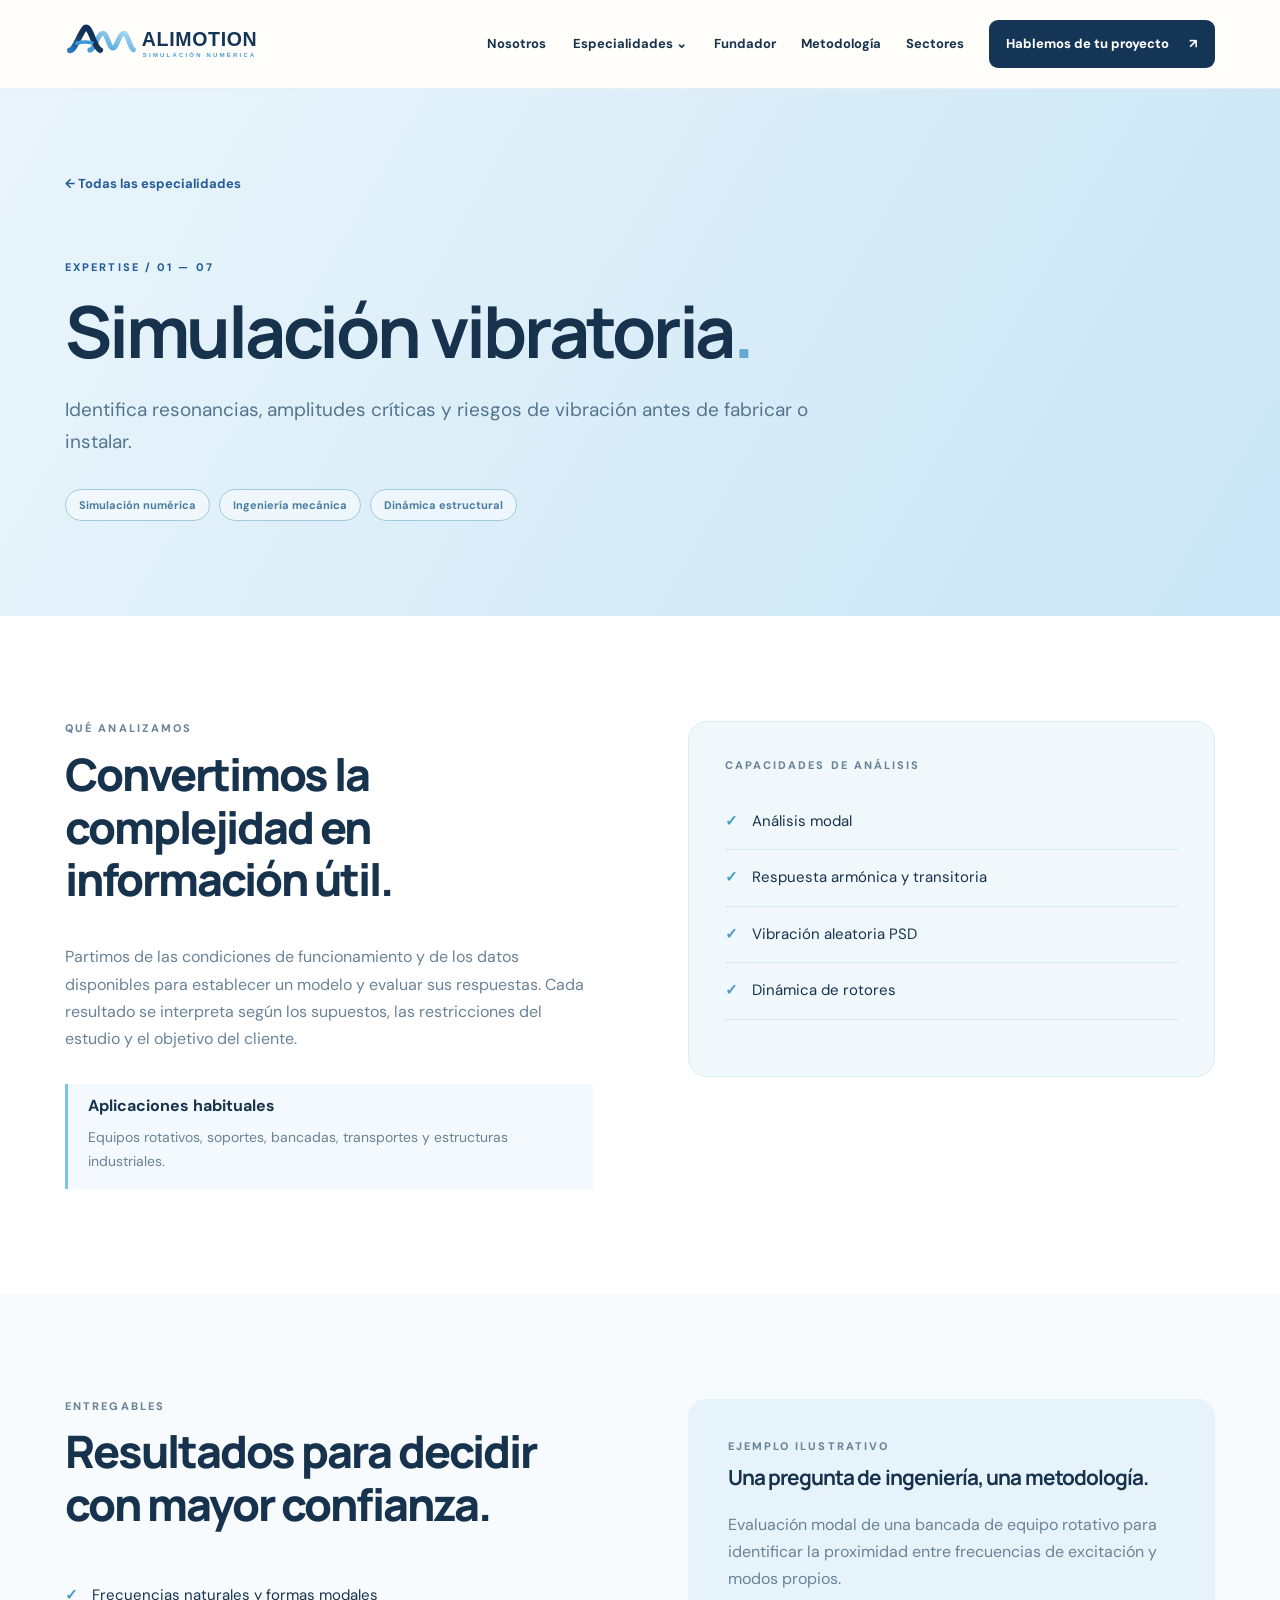
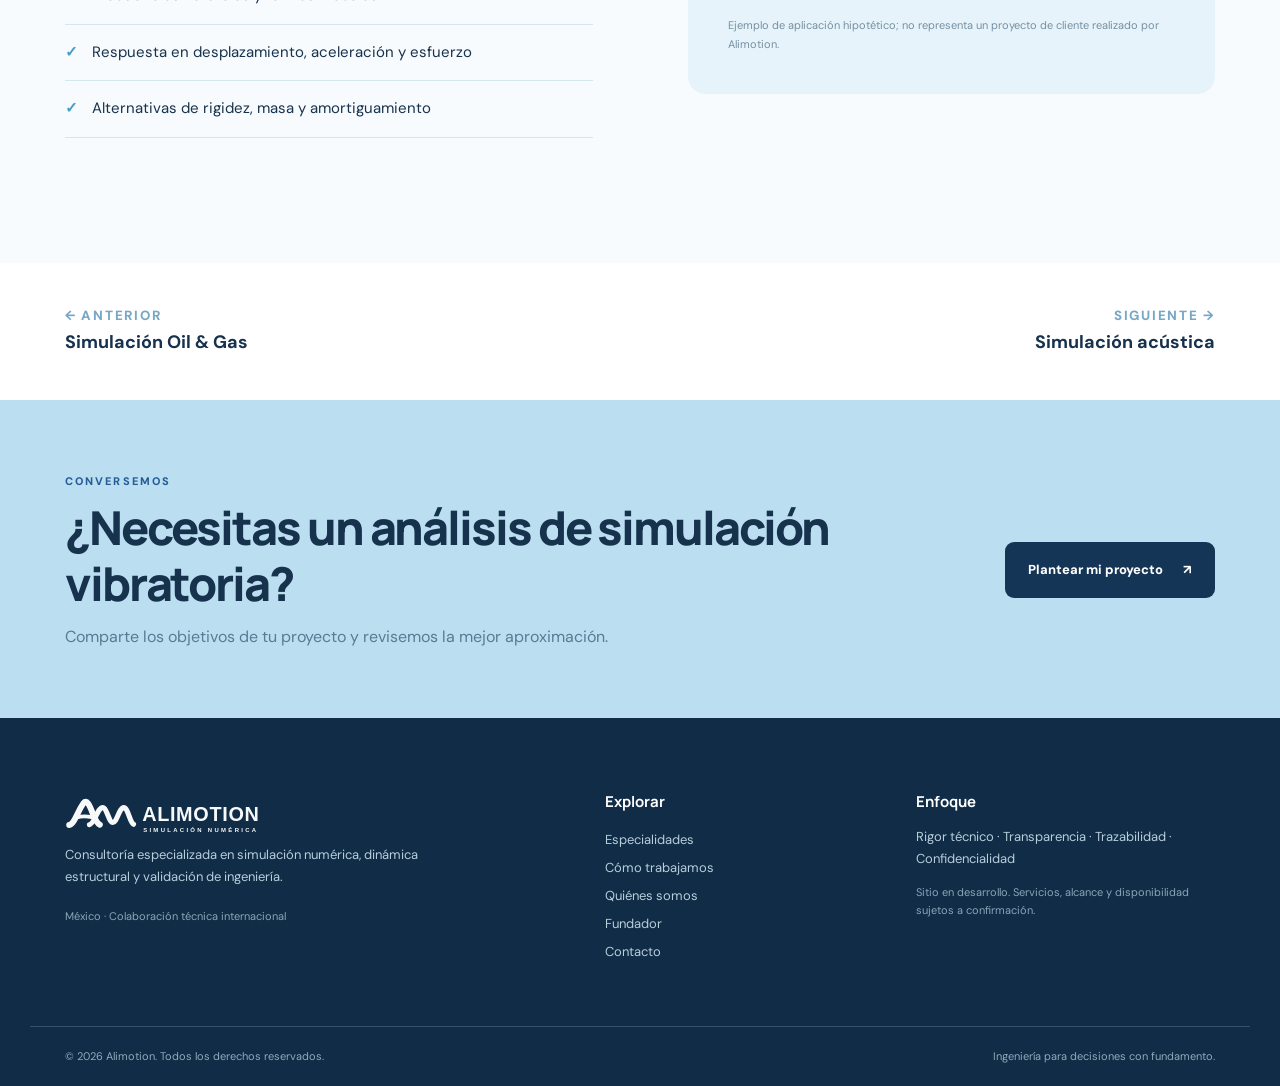
<file: simulation-vibratoire.html>
<!DOCTYPE html>

<html lang="es"><head><meta charset="utf-8"/><meta content="width=device-width,initial-scale=1" name="viewport"/><meta content="#edf6fb" name="theme-color"/><meta content="Alimotion" name="author"/><link href="assets/favicon.svg" rel="icon" type="image/svg+xml"/><link href="assets/style.css" rel="stylesheet"/><title>Simulación vibratoria | Alimotion</title><meta content="Identifica resonancias, amplitudes críticas y riesgos de vibración antes de fabricar o instalar." name="description"/></head><body><a class="skip" href="#main">Saltar al contenido</a><header class="site-header"><div class="shell nav-wrap"><a aria-label="Alimotion, inicio" class="brand" href="index.html"><img alt="Alimotion · Simulación numérica" class="brand-full-logo" height="55" src="assets/alimotion-logo-horizontal.svg" width="250"/></a><button aria-controls="main-nav" aria-expanded="false" aria-label="Abrir menú" class="menu-toggle"><span></span><span></span><span></span></button><nav aria-label="Navegación principal" class="main-nav" id="main-nav"><a href="index.html#nosotros">Nosotros</a><div class="nav-dropdown"><button aria-expanded="false" class="nav-drop-button" type="button">Especialidades <span aria-hidden="true">⌄</span></button><div class="dropdown-panel"><a href="simulation-vibratoire.html">Simulación vibratoria</a><a href="simulation-acoustique.html">Simulación acústica</a><a href="fatigue-vibratoire.html">Fatiga vibratoria</a><a href="simulation-sismique.html">Simulación sísmica</a><a href="correlation-calcul-essai.html">Correlación cálculo–ensayo</a><a href="qualification-virtuelle.html">Calificación virtual</a><a href="simulation-oil-gas.html">Simulación Oil &amp; Gas</a></div></div><a href="index.html#fundador">Fundador</a><a href="index.html#metodologia">Metodología</a><a href="index.html#sectores">Sectores</a><a class="nav-cta" href="contacto.html">Hablemos de tu proyecto <span>↗</span></a></nav></div></header><main id="main"><section class="detail-hero"><div class="shell"><a class="back" href="index.html#especialidades">← Todas las especialidades</a><p class="eyebrow">EXPERTISE / 01 — 07</p><h1>Simulación vibratoria<span>.</span></h1><p>Identifica resonancias, amplitudes críticas y riesgos de vibración antes de fabricar o instalar.</p><div class="detail-pills"><span>Simulación numérica</span><span>Ingeniería mecánica</span><span>Dinámica estructural</span></div></div></section><section class="section detail-content"><div class="shell detail-grid"><div><p class="eyebrow">QUÉ ANALIZAMOS</p><h2>Convertimos la complejidad en información útil.</h2><p>Partimos de las condiciones de funcionamiento y de los datos disponibles para establecer un modelo y evaluar sus respuestas. Cada resultado se interpreta según los supuestos, las restricciones del estudio y el objetivo del cliente.</p><div class="callout"><strong>Aplicaciones habituales</strong><p>Equipos rotativos, soportes, bancadas, transportes y estructuras industriales.</p></div></div><div class="detail-panel"><p class="eyebrow">CAPACIDADES DE ANÁLISIS</p><ul><li><span>✓</span> Análisis modal</li><li><span>✓</span> Respuesta armónica y transitoria</li><li><span>✓</span> Vibración aleatoria PSD</li><li><span>✓</span> Dinámica de rotores</li></ul></div></div></section><section class="section detail-results"><div class="shell detail-grid"><div><p class="eyebrow">ENTREGABLES</p><h2>Resultados para decidir con mayor confianza.</h2><ul class="checklist"><li><span>✓</span> Frecuencias naturales y formas modales</li><li><span>✓</span> Respuesta en desplazamiento, aceleración y esfuerzo</li><li><span>✓</span> Alternativas de rigidez, masa y amortiguamiento</li></ul></div><div class="example-box"><p class="eyebrow">EJEMPLO ILUSTRATIVO</p><h3>Una pregunta de ingeniería, una metodología.</h3><p>Evaluación modal de una bancada de equipo rotativo para identificar la proximidad entre frecuencias de excitación y modos propios.</p><small>Ejemplo de aplicación hipotético; no representa un proyecto de cliente realizado por Alimotion.</small></div></div></section><section class="detail-navigation shell"><a href="simulation-oil-gas.html"><small>← ANTERIOR</small><strong>Simulación Oil &amp; Gas</strong></a><a href="simulation-acoustique.html"><small>SIGUIENTE →</small><strong>Simulación acústica</strong></a></section><section class="cta"><div class="shell cta-inside"><div><p class="eyebrow">CONVERSEMOS</p><h2>¿Necesitas un análisis de simulación vibratoria?</h2><p>Comparte los objetivos de tu proyecto y revisemos la mejor aproximación.</p></div><a class="btn btn-dark" href="contacto.html?servicio=simulation-vibratoire">Plantear mi proyecto <span>↗</span></a></div></section></main><footer class="footer"><div class="shell footer-grid"><div><a class="footer-logo" href="index.html"><img alt="Alimotion · Simulación numérica" class="footer-full-logo" height="50" src="assets/alimotion-logo-horizontal.svg" width="240"/></a><p>Consultoría especializada en simulación numérica, dinámica estructural y validación de ingeniería.</p><span class="footer-small">México · Colaboración técnica internacional</span></div><div><h3>Explorar</h3><a href="index.html#especialidades">Especialidades</a><a href="index.html#metodologia">Cómo trabajamos</a><a href="index.html#nosotros">Quiénes somos</a><a href="index.html#fundador">Fundador</a><a href="contacto.html">Contacto</a></div><div><h3>Enfoque</h3><p>Rigor técnico · Transparencia · Trazabilidad · Confidencialidad</p><p class="footer-small">Sitio en desarrollo. Servicios, alcance y disponibilidad sujetos a confirmación.</p></div></div><div class="shell legal"><span>© <span id="year"></span> Alimotion. Todos los derechos reservados.</span><span>Ingeniería para decisiones con fundamento.</span></div></footer><script defer="" src="assets/app.js"></script></body></html>
</file>
<file: assets/style.css>
@import url('https://fonts.googleapis.com/css2?family=DM+Sans:wght@400;500;600;700&family=Manrope:wght@400;500;600;700;800&display=swap');
:root{--navy:#153557;--blue:#245c97;--sky:#a9d9f1;--ice:#edf6fb;--soft:#f5f9fc;--muted:#627b91;--line:#d9e8f2;--ink:#17324d;--radius:20px}*{box-sizing:border-box}html{scroll-behavior:smooth;scroll-padding-top:100px}body{margin:0;background:#fff;color:var(--ink);font:16px/1.7 'DM Sans',Arial,sans-serif}h1,h2,h3,p{margin-top:0}h1,h2,h3{font-family:Manrope,Arial,sans-serif;line-height:1.18;letter-spacing:-.045em}h2{font-size:clamp(2rem,3.65vw,3.35rem);font-weight:800}h3{font-size:1.3rem}a{color:inherit;text-decoration:none}a:focus-visible,button:focus-visible,input:focus-visible,textarea:focus-visible,select:focus-visible{outline:3px solid #308ad0;outline-offset:4px}button,input,select,textarea{font:inherit}.shell{max-width:1220px;margin:auto;padding-inline:35px}.skip{position:absolute;top:-60px;left:15px;background:white;z-index:999;padding:10px}.skip:focus{top:10px}.site-header{position:sticky;top:0;z-index:100;background:#fffefaee;backdrop-filter:blur(16px);border-bottom:1px solid #e7eef5}.nav-wrap{height:88px;display:flex;justify-content:space-between;align-items:center;gap:32px}.brand{display:flex;gap:10px;align-items:center;flex:none}.brand-mark{width:47px;height:47px;border-radius:14px;background:var(--blue);color:white;font:800 36px/41px Manrope;text-align:center;letter-spacing:-.09em}.brand-mark span{color:#b5e6fa}.brand-name{font:800 23px/1 Manrope;letter-spacing:-.065em;color:var(--navy)}.brand-name>span{color:#5c9fc8}.brand-name small{display:block;font:700 9px/1.5 DM Sans;letter-spacing:.19em;color:#6b879b;margin-top:4px}.main-nav{display:flex;align-items:center;gap:25px;font-size:13px;font-weight:700}.main-nav>a:not(.nav-cta),.nav-drop-button{white-space:nowrap;transition:color .2s}.main-nav>a:hover,.nav-drop-button:hover{color:var(--blue)}.nav-dropdown{position:relative}.nav-drop-button{cursor:pointer;border:0;background:transparent;padding:18px 2px;color:inherit;font-weight:700;font-size:13px}.dropdown-panel{display:none;position:absolute;right:-90px;top:100%;background:white;width:275px;padding:12px;border:1px solid var(--line);box-shadow:0 18px 55px #15355724;border-radius:13px}.nav-dropdown:hover .dropdown-panel,.nav-dropdown:focus-within .dropdown-panel,.nav-dropdown.is-open .dropdown-panel{display:grid}.dropdown-panel a{padding:9px 12px;border-radius:6px;font-weight:600}.dropdown-panel a:hover{background:var(--ice);color:var(--blue)}.nav-cta,.btn{display:inline-flex;gap:20px;align-items:center;justify-content:space-between;border-radius:9px;font-weight:800;cursor:pointer;transition:transform .2s,background .2s,box-shadow .2s}.nav-cta{background:var(--navy);color:white;padding:13px 17px}.nav-cta:hover,.btn:hover{transform:translateY(-2px)}.menu-toggle{display:none}.hero{background:linear-gradient(135deg,#f4f9fd 0%,#e6f3fb 66%,#f8fbfe 100%);overflow:hidden}.hero-grid{min-height:650px;display:grid;grid-template-columns:1.14fr 1fr;align-items:center;gap:18px;padding-block:62px 30px}.eyebrow{font-size:11px;letter-spacing:.19em;color:var(--blue);font-weight:800;line-height:1.4}.eyebrow-line{display:inline-block;width:28px;height:2px;background:#67b4df;vertical-align:middle;margin-right:9px}.hero h1{font-size:clamp(2.85rem,5.2vw,5rem);font-weight:800;line-height:1.13;margin:22px 0 22px;max-width:760px}.hero h1 em{font-style:normal;color:#64a6d4}.hero-lede{max-width:570px;font-size:18px;color:#526f87;line-height:1.8}.hero-actions{display:flex;gap:13px;flex-wrap:wrap;margin-top:34px}.btn{border:1px solid transparent;padding:16px 22px;font-size:13px}.btn-primary{color:white;background:var(--blue);box-shadow:0 9px 24px #397fb22b}.btn-primary:hover{background:#154978}.btn-outline{border-color:#a8c9dc;background:#fff8;color:var(--navy)}.btn-outline:hover{background:white}.hero-proof{display:flex;gap:25px;flex-wrap:wrap;margin-top:60px;color:#738da2;font-size:12px}.hero-proof span+span{border-left:1px solid #c4dceb;padding-left:24px}.hero-proof b{display:block;font:800 23px Manrope;color:var(--navy)}.hero-art{position:relative;align-self:center}.hero-art svg{display:block;width:105%;filter:drop-shadow(0 18px 40px #78add036)}.art-tag{position:absolute;background:#fffffff0;box-shadow:0 12px 40px #8cb5ce38;border:1px solid #e1eef6;border-radius:9px;padding:11px 15px;color:#477a9e;font-size:11px;font-weight:700}.art-tag-top{right:7%;top:9%}.art-tag-bottom{left:2%;bottom:8%;display:flex;gap:11px}.art-tag-bottom strong{color:var(--blue)}.pulse-dot{width:7px;height:7px;display:inline-block;background:#76c4d4;border-radius:50%;margin-right:6px}.hero-caption{font-size:10px;letter-spacing:.28em;font-weight:700;color:#8aa7b9;padding-block:18px 23px;border-top:1px solid #d8e8f2}.hero-caption span{padding:0 15px;color:#7bb6d6}.statement{padding:115px 0}.split-intro{display:grid;grid-template-columns:1fr 2.15fr;gap:75px}.split-intro h2{max-width:780px}.split-intro h2 span{color:#7eabc9}.split-intro p:not(.eyebrow){max-width:750px;color:#688096;font-size:16px}.text-link{display:inline-block;color:var(--blue);font-weight:800;margin-top:12px;border-bottom:1px solid #86b8d6;padding-bottom:5px}.section{padding:105px 0}.services-section{background:var(--soft)}.section-heading{display:flex;align-items:end;justify-content:space-between;gap:45px;margin-bottom:40px}.section-heading>div{flex:1}.section-heading>p{max-width:360px;color:#71879a;margin-bottom:4px}.section-heading h2{margin-bottom:0}.services-grid{display:grid;grid-template-columns:repeat(3,minmax(0,1fr));gap:18px}.service-card{background:white;min-height:315px;border:1px solid #e4edf4;border-radius:var(--radius);padding:28px;display:flex;flex-direction:column;align-items:flex-start;transition:transform .2s,border-color .2s,box-shadow .2s}.service-card:hover{transform:translateY(-5px);border-color:#9dd2ed;box-shadow:0 20px 45px #a5c5d534}.service-num{color:#8bbad6;font:800 28px Manrope}.service-label{font-size:10px;text-transform:uppercase;letter-spacing:.15em;color:#7fabc7;font-weight:800;margin-top:20px}.service-card h3{font-size:20px;margin:8px 0 12px}.service-card p{font-size:14px;color:#71889a;line-height:1.7}.service-link{margin-top:auto;color:var(--blue);font-size:12px;font-weight:800}.service-link span{padding-left:5px}.feature-band{background:var(--navy);color:#fff;padding:95px 0}.feature-grid{display:grid;grid-template-columns:1.05fr 1.45fr;gap:75px}.feature-band .eyebrow{color:#afd9f0}.feature-items{display:grid;gap:25px}.feature-items>div{border-bottom:1px solid #46708f;padding-bottom:19px;display:grid;grid-template-columns:50px 1fr;gap:0 15px}.feature-items strong{grid-row:span 2;color:#a1cce9}.feature-items h3{margin:0 0 5px}.feature-items p{color:#bbd0e0;font-size:13px;margin:0}.steps{display:grid;grid-template-columns:repeat(5,1fr);gap:18px}.steps>div{padding:20px 6px 10px 0;border-top:2px solid #8bbbdc}.steps b{color:#72add0;font:800 29px Manrope}.steps h3{font-size:18px;margin:22px 0 12px}.steps p{font-size:13px;color:#70889a}.sectors{background:#f5f9fc}.sector-grid{display:grid;grid-template-columns:repeat(3,1fr);gap:15px}.sector-grid>div{padding:31px;background:white;border:1px solid var(--line);border-radius:15px;min-height:205px}.sector-grid span{float:right;color:#74b8dd;font-size:25px}.sector-grid h3{margin-top:25px}.sector-grid p{font-size:14px;color:#72889a}.deliver-grid{display:grid;grid-template-columns:1fr 1fr;gap:75px;align-items:center}.deliver-grid>div>p:not(.eyebrow){color:#748a9b;max-width:430px}.deliver-grid .btn{margin-top:16px}.deliver-list>div{display:grid;grid-template-columns:42px 1fr;gap:0 12px;padding:19px 0;border-bottom:1px solid var(--line)}.deliver-list span{grid-row:span 2;color:#78b0d5;font-weight:800}.deliver-list p{font-size:13px;color:#8295a5;margin:5px 0 0}.cta{background:#bbdff0;padding:74px 0}.cta-inside{display:flex;align-items:center;justify-content:space-between;gap:35px}.cta h2{margin-bottom:12px}.cta p:not(.eyebrow){color:#597b93}.btn-dark{background:var(--navy);color:#fff;flex:none}.footer{background:#102c46;color:#b8cedd;padding-top:75px}.footer-grid{display:grid;grid-template-columns:2fr 1fr 1.3fr;gap:80px;padding-bottom:60px}.footer-logo{color:white;font:800 31px Manrope;letter-spacing:-.055em}.footer-logo span{color:#8dd1ee}.footer-grid p{max-width:390px;font-size:13px}.footer-grid h3{font-size:15px;color:white;letter-spacing:0}.footer-grid a:not(.footer-logo){display:block;font-size:13px;padding:3px 0}.footer-small{color:#88a7ba;font-size:11px!important}.legal{display:flex;justify-content:space-between;gap:16px;border-top:1px solid #31516b;padding-block:20px;font-size:11px;color:#8eacbd}.detail-hero{background:linear-gradient(120deg,#eaf5fb,#c9e5f5);padding:80px 0 95px}.back{display:inline-block;font-size:13px;color:var(--blue);font-weight:700;margin-bottom:65px}.detail-hero h1{font-size:clamp(2.7rem,5.6vw,5.5rem);max-width:1000px;margin:14px 0 20px}.detail-hero h1 span{color:#66a8d2}.detail-hero p:not(.eyebrow){font-size:19px;color:#54758f;max-width:760px}.detail-pills{display:flex;gap:9px;flex-wrap:wrap;margin-top:30px}.detail-pills span{border:1px solid #a1cbdc;border-radius:30px;padding:6px 13px;font-size:11px;font-weight:700;color:#477c9f;background:#ffffff80}.detail-grid{display:grid;grid-template-columns:1fr 1fr;gap:95px;align-items:start}.detail-grid h2{font-size:clamp(2rem,3.5vw,3rem)}.detail-grid p{color:#698397}.detail-panel{background:#f1f8fc;border:1px solid #d9edf7;padding:36px;border-radius:19px}.detail-panel ul,.checklist{list-style:none;padding:0;margin:20px 0}.detail-panel li,.checklist li{padding:15px 0;border-bottom:1px solid #d4e6f0;font-size:15px}.detail-panel li span,.checklist li span{color:#449cc8;padding-right:10px;font-weight:900}.callout{border-left:3px solid #7dc3e4;padding:8px 20px;background:#f3f9fc;margin-top:32px}.callout p{font-size:14px;margin:7px 0}.detail-results{background:#f7fbfd}.example-box{background:#e6f3fa;padding:40px;border-radius:18px}.example-box small{display:block;color:#7590a3;font-size:11px;margin-top:24px}.detail-navigation{display:flex;justify-content:space-between;gap:24px;padding-block:42px}.detail-navigation a{display:flex;flex-direction:column;max-width:45%}.detail-navigation a:last-child{text-align:right}.detail-navigation small{color:#77a7c5;font-weight:800;letter-spacing:.13em}.detail-navigation strong{font-size:18px}.contact-grid{display:grid;grid-template-columns:1fr 1.1fr;gap:95px}.contact-grid>div>p:not(.eyebrow){color:#738a9b}.contact-form{display:grid;gap:19px;padding:35px;border-radius:20px;background:#f2f8fc;border:1px solid #dfeef6}.contact-form label{display:grid;gap:7px;font-weight:700;font-size:13px}.contact-form input,.contact-form select,.contact-form textarea{width:100%;padding:13px;border:1px solid #d0e2ef;border-radius:8px;background:#fff;color:var(--ink);font-weight:400}.contact-form textarea{resize:vertical}.contact-form .btn{width:100%;margin-top:8px}.form-note{font-size:11px;color:#7790a2}.form-status{font-size:13px;color:var(--blue);font-weight:700}@media(max-width:1050px){.main-nav{gap:13px;font-size:11px}.nav-drop-button{font-size:11px}.nav-cta{padding:11px}.hero-grid{grid-template-columns:1fr 0.85fr}.shell{padding-inline:24px}}@media(max-width:790px){.nav-wrap{height:75px}.menu-toggle{display:grid;border:0;background:transparent;gap:5px;padding:10px;cursor:pointer}.menu-toggle span{width:24px;height:2px;background:var(--navy)}.main-nav{display:none;position:absolute;top:75px;left:0;right:0;background:white;flex-direction:column;align-items:stretch;padding:16px 24px 25px;border-bottom:1px solid var(--line);gap:10px;font-size:14px;box-shadow:0 15px 30px #15355713}.main-nav.open{display:flex}.nav-drop-button{text-align:left;font-size:14px}.dropdown-panel{position:static;box-shadow:none;width:100%;display:none}.nav-dropdown:hover .dropdown-panel{display:none}.nav-dropdown.is-open .dropdown-panel,.nav-dropdown:focus-within .dropdown-panel{display:grid}.hero-grid{grid-template-columns:1fr;padding-block:58px 20px}.hero h1{font-size:clamp(2.6rem,9vw,4.3rem)}.hero-art{max-width:580px;margin:auto}.hero-proof{margin-top:32px}.section,.statement{padding:70px 0}.split-intro,.feature-grid,.deliver-grid,.detail-grid,.contact-grid{grid-template-columns:1fr;gap:35px}.section-heading{display:block}.section-heading>p{margin-top:19px}.services-grid,.sector-grid{grid-template-columns:repeat(2,1fr)}.steps{grid-template-columns:repeat(3,1fr)}.footer-grid{gap:30px;grid-template-columns:1fr 1fr}.footer-grid>div:first-child{grid-column:1/-1}.cta-inside{align-items:flex-start;flex-direction:column}.detail-hero{padding:55px 0}.back{margin-bottom:45px}}@media(max-width:520px){.shell{padding-inline:20px}.hero-actions{flex-direction:column;align-items:stretch}.hero-proof{gap:16px}.hero-proof span+span{padding-left:15px}.services-grid,.sector-grid,.steps{grid-template-columns:1fr}.service-card{min-height:270px}.hero-art svg{width:100%}.hero-caption{letter-spacing:.08em;font-size:9px}.hero-caption span{padding:0 4px}.feature-band{padding:65px 0}.footer-grid{grid-template-columns:1fr}.footer-grid>div:first-child{grid-column:auto}.legal{flex-direction:column}.detail-navigation strong{font-size:13px}.contact-form{padding:20px}.detail-hero h1{overflow-wrap:anywhere}}

/* Identidad corporativa AM y bloque fundador — versión México */
.brand-mark{display:flex;align-items:center;justify-content:center;background:transparent;border-radius:0;width:55px;height:55px;flex:none}.brand-mark img{display:block;width:55px;height:53px;object-fit:contain}.founder-section{background:linear-gradient(145deg,#fff 0%,#eef7fc 100%)}.founder-grid{display:grid;grid-template-columns:.83fr 1.17fr;gap:75px;align-items:center}.founder-monogram{min-height:485px;background:linear-gradient(145deg,#d7eefb 0%,#b4dbf0 100%);border:1px solid #b6d8ed;border-radius:28px;padding:30px;display:flex;flex-direction:column;align-items:center;justify-content:space-between;box-shadow:0 25px 60px #245c9715}.founder-monogram img{width:min(70%,270px);height:auto;filter:drop-shadow(0 25px 30px #245c9733)}.founder-line{align-self:flex-start;font-size:10px;font-weight:800;letter-spacing:.2em;color:#416b8d}.founder-quote{font:800 clamp(20px,2.3vw,27px)/1.35 Manrope,sans-serif;align-self:flex-start;color:#153557}.founder-copy h2{margin:15px 0 25px}.founder-copy p{color:#5d7890}.founder-copy .founder-lede{font-size:18px;color:#244763;font-weight:600}.founder-points{display:flex;gap:10px;flex-wrap:wrap;margin:20px 0 25px}.founder-points span{font-size:12px;font-weight:700;color:#245c97;border:1px solid #b5d5eb;background:#fff;border-radius:100px;padding:6px 11px}.founder-copy .founder-note{font-size:12px;color:#7d8f9d;border-left:2px solid #a9d9f1;padding-left:14px;margin-bottom:22px}@media(max-width:900px){.founder-grid{grid-template-columns:1fr;gap:34px}.founder-monogram{min-height:325px}.founder-monogram img{max-width:175px}}

/* Credenciales del fundador · versión CV */
.founder-credentials{display:grid;grid-template-columns:repeat(3,minmax(0,1fr));gap:12px;margin:20px 0 24px}.founder-credentials>div{border:1px solid #cee4f2;border-radius:15px;background:#f6fbff;padding:15px 13px}.founder-credentials strong{display:block;color:#245c97;font-size:24px;font-weight:800}.founder-credentials span{display:block;margin-top:5px;color:#4e6b82;font-size:12px;line-height:1.5}@media(max-width:600px){.founder-credentials{grid-template-columns:1fr}}

/* Identidad Alimotion 3.1: marca horizontal y aplicación en fondos oscuros */
.brand-full-logo{display:block;width:clamp(190px,19vw,250px);height:auto;max-height:65px;object-fit:contain;object-position:left center}
.footer-full-logo{display:block;width:245px;height:auto;max-width:100%;filter:brightness(0) invert(1);opacity:.97}
@media(max-width:520px){.brand-full-logo{width:185px}}

/* V5: perfil del fundador compacto al cierre de la llamada a la acción */
.cta{padding-bottom:52px}.founder-mini{border-top:1px solid #8dbdd6;margin-top:48px;padding-top:28px;display:flex;align-items:center;gap:24px}.founder-mini-mark{flex:0 0 96px;display:flex;align-items:center;justify-content:center}.founder-mini-mark img{display:block;width:92px;height:auto;max-height:85px;object-fit:contain}.founder-mini-copy{max-width:925px}.founder-mini .eyebrow{margin-bottom:6px;color:#245c97}.founder-mini h3{font-size:clamp(18px,2.2vw,23px);margin:0 0 8px;color:#153557}.cta .founder-mini p:not(.eyebrow){margin:0 0 5px;color:#365e7a;font-size:13px;line-height:1.6}.cta .founder-mini .founder-mini-details{color:#577d96;font-size:12px}@media(max-width:600px){.founder-mini{align-items:flex-start;gap:14px;margin-top:32px;padding-top:24px}.founder-mini-mark{flex-basis:57px}.founder-mini-mark img{width:55px}.cta .founder-mini p:not(.eyebrow){font-size:12px}}
</file>
